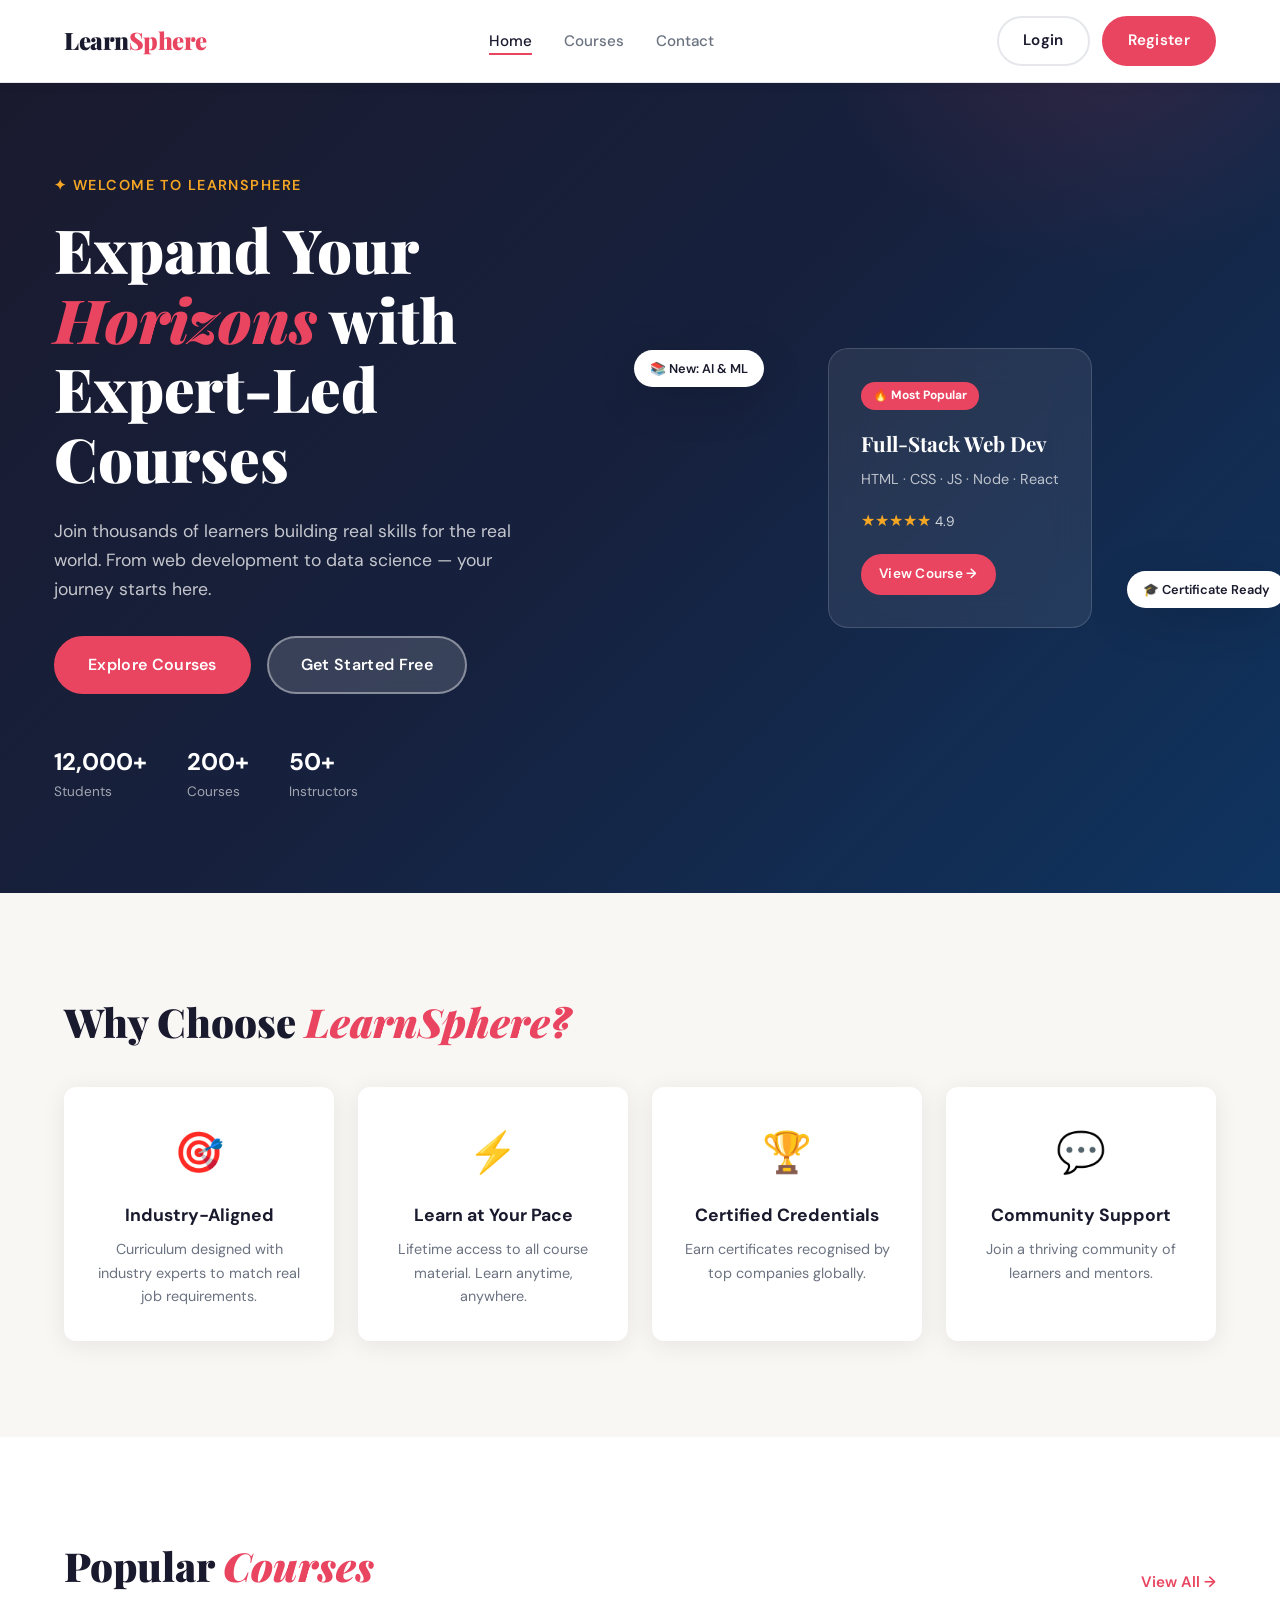
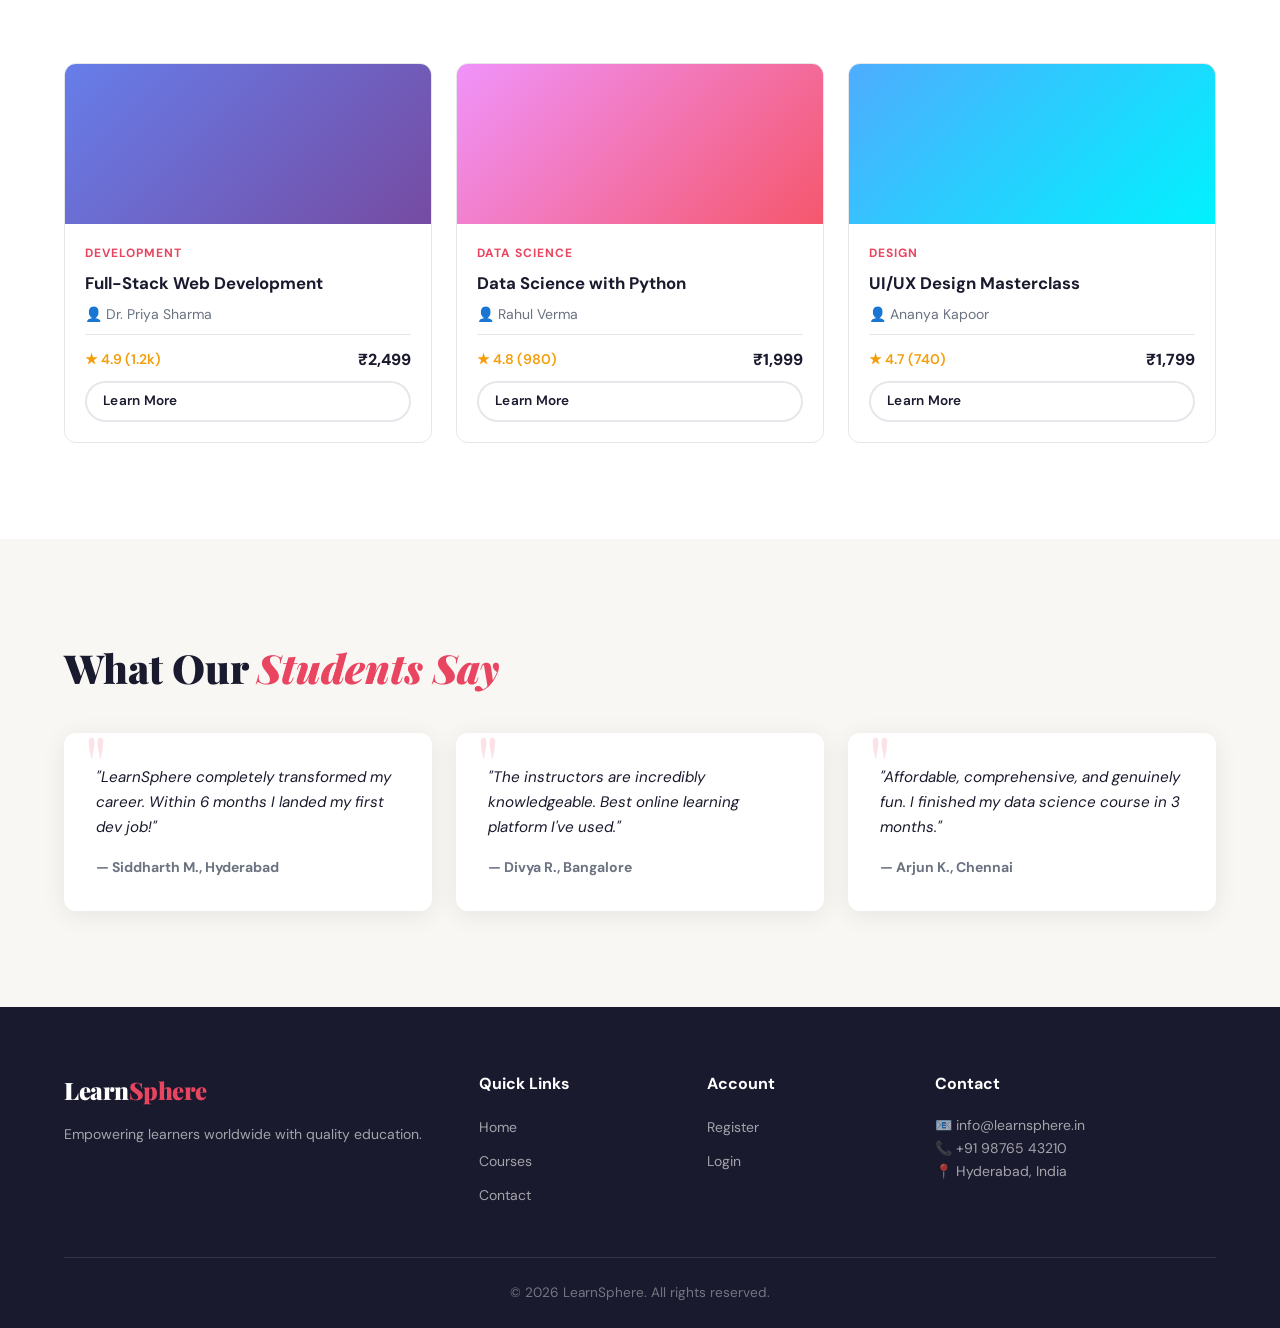
<file: index.html>
<!DOCTYPE html>
<html lang="en">
<head>
  <meta charset="UTF-8" />
  <meta name="viewport" content="width=device-width, initial-scale=1.0" />
  <title>LearnSphere – Expand Your Horizons</title>
  <link rel="stylesheet" href="css/styles.css" />
  <link href="https://fonts.googleapis.com/css2?family=Playfair+Display:wght@700;900&family=DM+Sans:wght@300;400;500;600&display=swap" rel="stylesheet" />
</head>
<body>

  <!-- NAVIGATION -->
  <nav class="navbar">
    <div class="nav-container">
      <a href="index.html" class="logo">Learn<span>Sphere</span></a>
      <ul class="nav-links">
        <li><a href="index.html" class="active">Home</a></li>
        <li><a href="courses.html">Courses</a></li>
        <li><a href="contact.html">Contact</a></li>
      </ul>
      <div class="nav-actions">
        <a href="login.html" class="btn btn-outline">Login</a>
        <a href="register.html" class="btn btn-primary">Register</a>
      </div>
      <button class="hamburger" onclick="toggleMenu()">☰</button>
    </div>
  </nav>

  <!-- HERO / BANNER -->
  <header class="hero">
    <div class="hero-content">
      <p class="hero-tag">✦ Welcome to LearnSphere</p>
      <h1 class="hero-title">Expand Your<br /><em>Horizons</em> with<br />Expert-Led Courses</h1>
      <p class="hero-subtitle">Join thousands of learners building real skills for the real world. From web development to data science — your journey starts here.</p>
      <div class="hero-cta">
        <a href="courses.html" class="btn btn-primary btn-lg">Explore Courses</a>
        <a href="register.html" class="btn btn-ghost btn-lg">Get Started Free</a>
      </div>
      <div class="hero-stats">
        <div class="stat"><strong>12,000+</strong><span>Students</span></div>
        <div class="stat"><strong>200+</strong><span>Courses</span></div>
        <div class="stat"><strong>50+</strong><span>Instructors</span></div>
      </div>
    </div>
    <div class="hero-visual">
      <div class="hero-card">
        <div class="hc-badge">🔥 Most Popular</div>
        <h3>Full-Stack Web Dev</h3>
        <p>HTML · CSS · JS · Node · React</p>
        <div class="hc-stars">★★★★★ <span>4.9</span></div>
        <a href="course-details.html" class="btn btn-primary btn-sm">View Course →</a>
      </div>
      <div class="floating-tag t1">📚 New: AI & ML</div>
      <div class="floating-tag t2">🎓 Certificate Ready</div>
    </div>
  </header>

  <!-- FEATURES -->
  <section class="features">
    <div class="container">
      <h2 class="section-title">Why Choose <em>LearnSphere?</em></h2>
      <div class="features-grid">
        <div class="feature-card">
          <div class="feature-icon">🎯</div>
          <h3>Industry-Aligned</h3>
          <p>Curriculum designed with industry experts to match real job requirements.</p>
        </div>
        <div class="feature-card">
          <div class="feature-icon">⚡</div>
          <h3>Learn at Your Pace</h3>
          <p>Lifetime access to all course material. Learn anytime, anywhere.</p>
        </div>
        <div class="feature-card">
          <div class="feature-icon">🏆</div>
          <h3>Certified Credentials</h3>
          <p>Earn certificates recognised by top companies globally.</p>
        </div>
        <div class="feature-card">
          <div class="feature-icon">💬</div>
          <h3>Community Support</h3>
          <p>Join a thriving community of learners and mentors.</p>
        </div>
      </div>
    </div>
  </section>

  <!-- POPULAR COURSES PREVIEW -->
  <section class="popular-courses">
    <div class="container">
      <div class="section-header">
        <h2 class="section-title">Popular <em>Courses</em></h2>
        <a href="courses.html" class="link-arrow">View All →</a>
      </div>
      <div class="courses-grid">
        <div class="course-card">
          <div class="course-thumb web"></div>
          <div class="course-body">
            <span class="course-category">Development</span>
            <h3>Full-Stack Web Development</h3>
            <p class="instructor">👤 Dr. Priya Sharma</p>
            <div class="course-meta">
              <span class="rating">★ 4.9 (1.2k)</span>
              <span class="price">₹2,499</span>
            </div>
            <a href="course-details.html" class="btn btn-outline btn-sm">Learn More</a>
          </div>
        </div>
        <div class="course-card">
          <div class="course-thumb data"></div>
          <div class="course-body">
            <span class="course-category">Data Science</span>
            <h3>Data Science with Python</h3>
            <p class="instructor">👤 Rahul Verma</p>
            <div class="course-meta">
              <span class="rating">★ 4.8 (980)</span>
              <span class="price">₹1,999</span>
            </div>
            <a href="course-details.html" class="btn btn-outline btn-sm">Learn More</a>
          </div>
        </div>
        <div class="course-card">
          <div class="course-thumb ui"></div>
          <div class="course-body">
            <span class="course-category">Design</span>
            <h3>UI/UX Design Masterclass</h3>
            <p class="instructor">👤 Ananya Kapoor</p>
            <div class="course-meta">
              <span class="rating">★ 4.7 (740)</span>
              <span class="price">₹1,799</span>
            </div>
            <a href="course-details.html" class="btn btn-outline btn-sm">Learn More</a>
          </div>
        </div>
      </div>
    </div>
  </section>

  <!-- TESTIMONIAL -->
  <section class="testimonial-section">
    <div class="container">
      <h2 class="section-title">What Our <em>Students Say</em></h2>
      <div class="testimonials">
        <div class="testimonial-card">
          <p>"LearnSphere completely transformed my career. Within 6 months I landed my first dev job!"</p>
          <div class="t-author">— Siddharth M., Hyderabad</div>
        </div>
        <div class="testimonial-card">
          <p>"The instructors are incredibly knowledgeable. Best online learning platform I've used."</p>
          <div class="t-author">— Divya R., Bangalore</div>
        </div>
        <div class="testimonial-card">
          <p>"Affordable, comprehensive, and genuinely fun. I finished my data science course in 3 months."</p>
          <div class="t-author">— Arjun K., Chennai</div>
        </div>
      </div>
    </div>
  </section>

  <!-- FOOTER -->
  <footer class="footer">
    <div class="container">
      <div class="footer-grid">
        <div>
          <div class="logo">Learn<span>Sphere</span></div>
          <p>Empowering learners worldwide with quality education.</p>
        </div>
        <div>
          <h4>Quick Links</h4>
          <ul>
            <li><a href="index.html">Home</a></li>
            <li><a href="courses.html">Courses</a></li>
            <li><a href="contact.html">Contact</a></li>
          </ul>
        </div>
        <div>
          <h4>Account</h4>
          <ul>
            <li><a href="register.html">Register</a></li>
            <li><a href="login.html">Login</a></li>
          </ul>
        </div>
        <div>
          <h4>Contact</h4>
          <p>📧 info@learnsphere.in</p>
          <p>📞 +91 98765 43210</p>
          <p>📍 Hyderabad, India</p>
        </div>
      </div>
      <div class="footer-bottom">
        <p>© 2026 LearnSphere. All rights reserved.</p>
      </div>
    </div>
  </footer>

  <script>
    function toggleMenu() {
      document.querySelector('.nav-links').classList.toggle('open');
      document.querySelector('.nav-actions').classList.toggle('open');
    }
  </script>
</body>
</html>
</file>
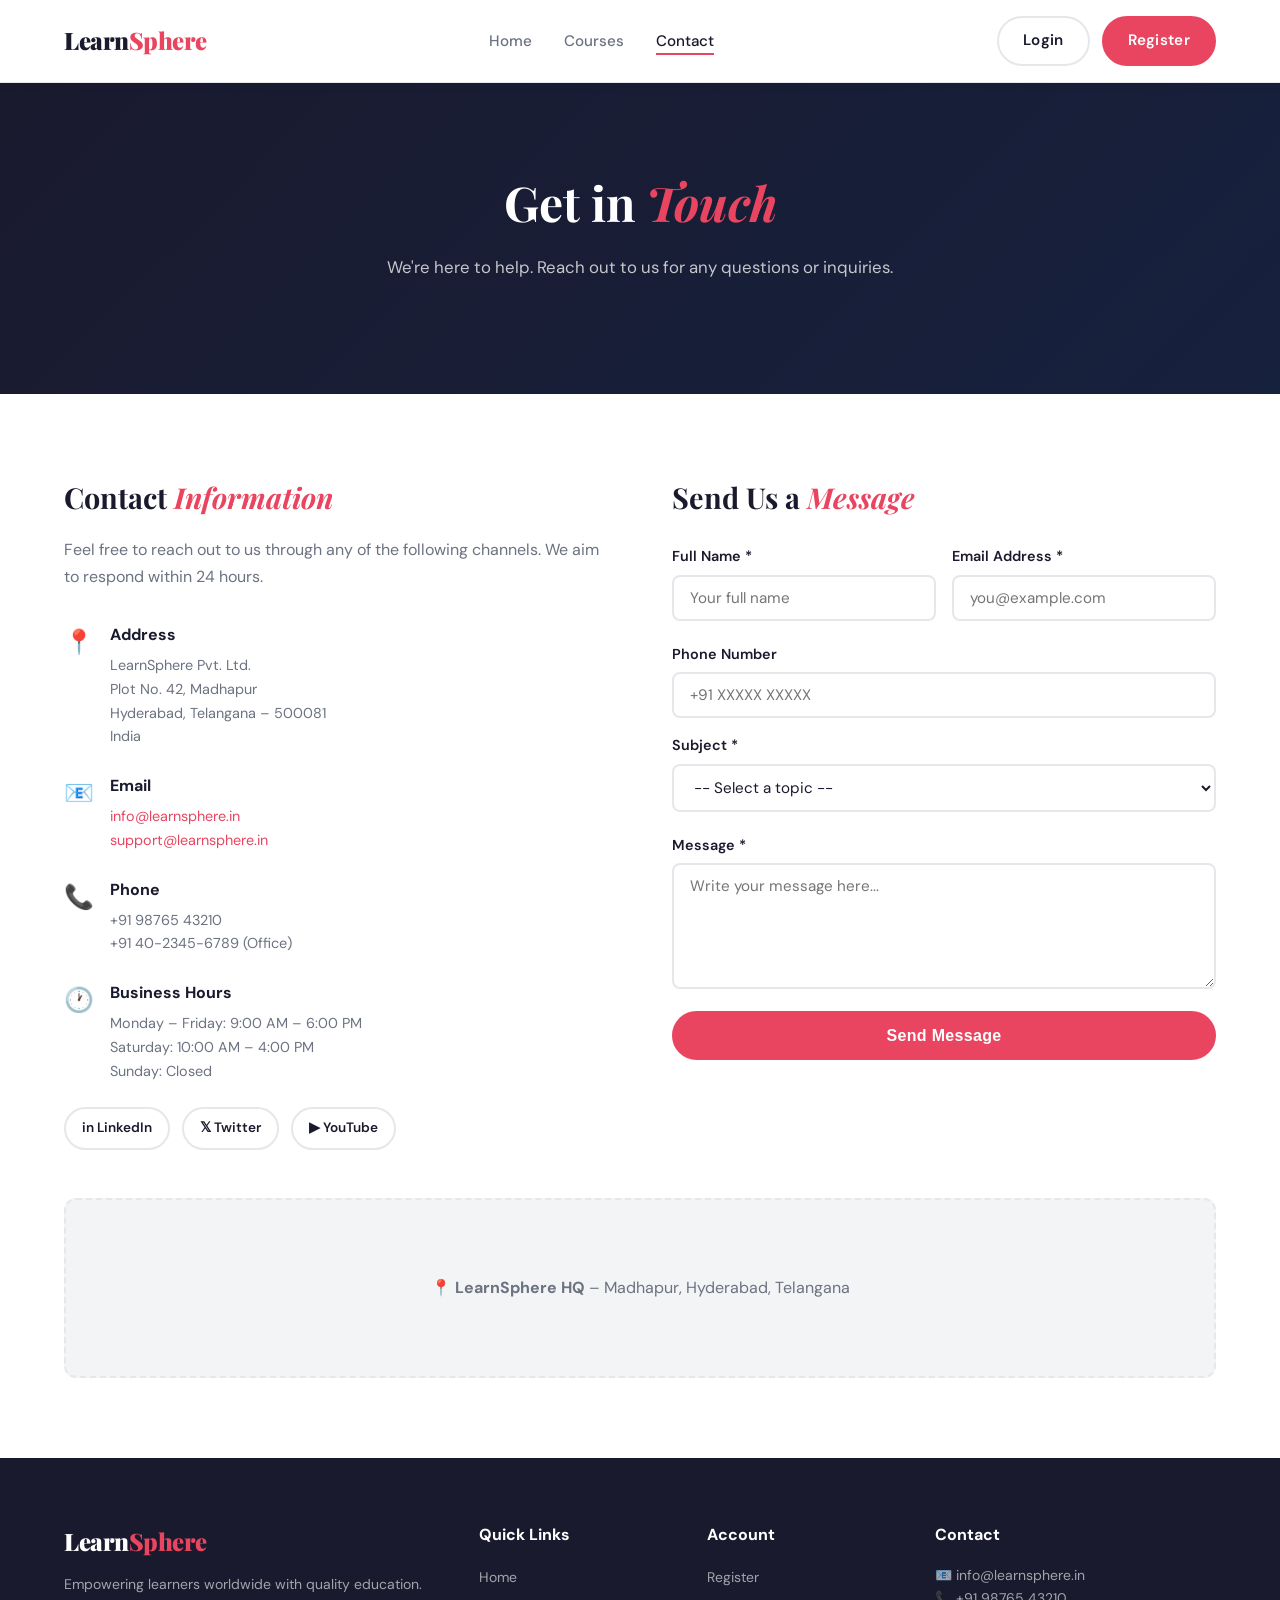
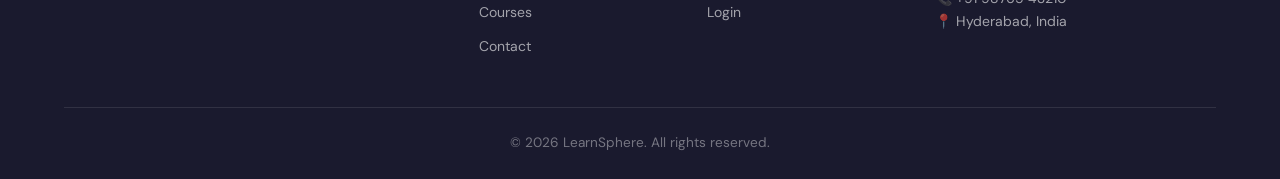
<file: contact.html>
<!DOCTYPE html>
<html lang="en">
<head>
  <meta charset="UTF-8" />
  <meta name="viewport" content="width=device-width, initial-scale=1.0" />
  <title>Contact Us – LearnSphere</title>
  <link rel="stylesheet" href="css/styles.css" />
  <link href="https://fonts.googleapis.com/css2?family=Playfair+Display:wght@700;900&family=DM+Sans:wght@300;400;500;600&display=swap" rel="stylesheet" />
</head>
<body>

  <nav class="navbar">
    <div class="nav-container">
      <a href="index.html" class="logo">Learn<span>Sphere</span></a>
      <ul class="nav-links">
        <li><a href="index.html">Home</a></li>
        <li><a href="courses.html">Courses</a></li>
        <li><a href="contact.html" class="active">Contact</a></li>
      </ul>
      <div class="nav-actions">
        <a href="login.html" class="btn btn-outline">Login</a>
        <a href="register.html" class="btn btn-primary">Register</a>
      </div>
      <button class="hamburger" onclick="toggleMenu()">☰</button>
    </div>
  </nav>

  <section class="page-hero">
    <div class="container">
      <h1>Get in <em>Touch</em></h1>
      <p>We're here to help. Reach out to us for any questions or inquiries.</p>
    </div>
  </section>

  <section class="contact-section">
    <div class="container">
      <div class="contact-layout">

        <!-- Contact Info -->
        <div class="contact-info">
          <h2>Contact <em>Information</em></h2>
          <p>Feel free to reach out to us through any of the following channels. We aim to respond within 24 hours.</p>

          <div class="contact-item">
            <div class="contact-icon">📍</div>
            <div>
              <h4>Address</h4>
              <p>LearnSphere Pvt. Ltd.<br />Plot No. 42, Madhapur<br />Hyderabad, Telangana – 500081<br />India</p>
            </div>
          </div>

          <div class="contact-item">
            <div class="contact-icon">📧</div>
            <div>
              <h4>Email</h4>
              <p><a href="mailto:info@learnsphere.in">info@learnsphere.in</a></p>
              <p><a href="mailto:support@learnsphere.in">support@learnsphere.in</a></p>
            </div>
          </div>

          <div class="contact-item">
            <div class="contact-icon">📞</div>
            <div>
              <h4>Phone</h4>
              <p>+91 98765 43210</p>
              <p>+91 40-2345-6789 (Office)</p>
            </div>
          </div>

          <div class="contact-item">
            <div class="contact-icon">🕐</div>
            <div>
              <h4>Business Hours</h4>
              <p>Monday – Friday: 9:00 AM – 6:00 PM<br />Saturday: 10:00 AM – 4:00 PM<br />Sunday: Closed</p>
            </div>
          </div>

          <div class="social-links">
            <a href="#" class="social-btn">in LinkedIn</a>
            <a href="#" class="social-btn">𝕏 Twitter</a>
            <a href="#" class="social-btn">▶ YouTube</a>
          </div>
        </div>

        <!-- Contact Form -->
        <div class="contact-form-wrap">
          <h2>Send Us a <em>Message</em></h2>

          <div id="contact-success" class="alert alert-success" style="display:none;">
            ✅ Your message has been sent! We'll get back to you within 24 hours.
          </div>

          <div class="auth-form">
            <div class="form-row">
              <div class="form-group">
                <label for="c-name">Full Name *</label>
                <input type="text" id="c-name" placeholder="Your full name" />
                <span class="field-error" id="err-c-name"></span>
              </div>
              <div class="form-group">
                <label for="c-email">Email Address *</label>
                <input type="email" id="c-email" placeholder="you@example.com" />
                <span class="field-error" id="err-c-email"></span>
              </div>
            </div>

            <div class="form-group">
              <label for="c-phone">Phone Number</label>
              <input type="tel" id="c-phone" placeholder="+91 XXXXX XXXXX" />
            </div>

            <div class="form-group">
              <label for="c-subject">Subject *</label>
              <select id="c-subject">
                <option value="">-- Select a topic --</option>
                <option value="course">Course Inquiry</option>
                <option value="payment">Payment Issue</option>
                <option value="technical">Technical Support</option>
                <option value="partnership">Partnership</option>
                <option value="other">Other</option>
              </select>
              <span class="field-error" id="err-c-subject"></span>
            </div>

            <div class="form-group">
              <label for="c-message">Message *</label>
              <textarea id="c-message" rows="5" placeholder="Write your message here..."></textarea>
              <span class="field-error" id="err-c-message"></span>
            </div>

            <button type="button" class="btn btn-primary btn-lg" onclick="validateContact()">
              Send Message
            </button>
          </div>
        </div>
      </div>

      <!-- Map placeholder -->
      <div class="map-placeholder">
        <div class="map-inner">
          📍 <strong>LearnSphere HQ</strong> – Madhapur, Hyderabad, Telangana
        </div>
      </div>
    </div>
  </section>

  <footer class="footer">
    <div class="container">
      <div class="footer-grid">
        <div><div class="logo">Learn<span>Sphere</span></div><p>Empowering learners worldwide with quality education.</p></div>
        <div><h4>Quick Links</h4><ul><li><a href="index.html">Home</a></li><li><a href="courses.html">Courses</a></li><li><a href="contact.html">Contact</a></li></ul></div>
        <div><h4>Account</h4><ul><li><a href="register.html">Register</a></li><li><a href="login.html">Login</a></li></ul></div>
        <div><h4>Contact</h4><p>📧 info@learnsphere.in</p><p>📞 +91 98765 43210</p><p>📍 Hyderabad, India</p></div>
      </div>
      <div class="footer-bottom"><p>© 2026 LearnSphere. All rights reserved.</p></div>
    </div>
  </footer>

  <script>
    function toggleMenu() {
      document.querySelector('.nav-links').classList.toggle('open');
      document.querySelector('.nav-actions').classList.toggle('open');
    }

    function validateContact() {
      document.querySelectorAll('.field-error').forEach(e => e.textContent = '');
      document.querySelectorAll('input, textarea, select').forEach(i => i.classList.remove('input-error'));
      document.getElementById('contact-success').style.display = 'none';

      const name = document.getElementById('c-name').value.trim();
      const email = document.getElementById('c-email').value.trim();
      const subject = document.getElementById('c-subject').value;
      const message = document.getElementById('c-message').value.trim();
      let valid = true;

      if (!name || name.length < 2) {
        document.getElementById('err-c-name').textContent = 'Please enter your full name.';
        document.getElementById('c-name').classList.add('input-error');
        valid = false;
      }

      const emailRegex = /^[^\s@]+@[^\s@]+\.[^\s@]+$/;
      if (!email || !emailRegex.test(email)) {
        document.getElementById('err-c-email').textContent = 'Please enter a valid email address.';
        document.getElementById('c-email').classList.add('input-error');
        valid = false;
      }

      if (!subject) {
        document.getElementById('err-c-subject').textContent = 'Please select a subject.';
        document.getElementById('c-subject').classList.add('input-error');
        valid = false;
      }

      if (!message || message.length < 20) {
        document.getElementById('err-c-message').textContent = 'Please write a message (at least 20 characters).';
        document.getElementById('c-message').classList.add('input-error');
        valid = false;
      }

      if (valid) {
        document.getElementById('contact-success').style.display = 'block';
        document.getElementById('c-name').value = '';
        document.getElementById('c-email').value = '';
        document.getElementById('c-phone').value = '';
        document.getElementById('c-subject').value = '';
        document.getElementById('c-message').value = '';
      }
    }
  </script>
</body>
</html>
</file>
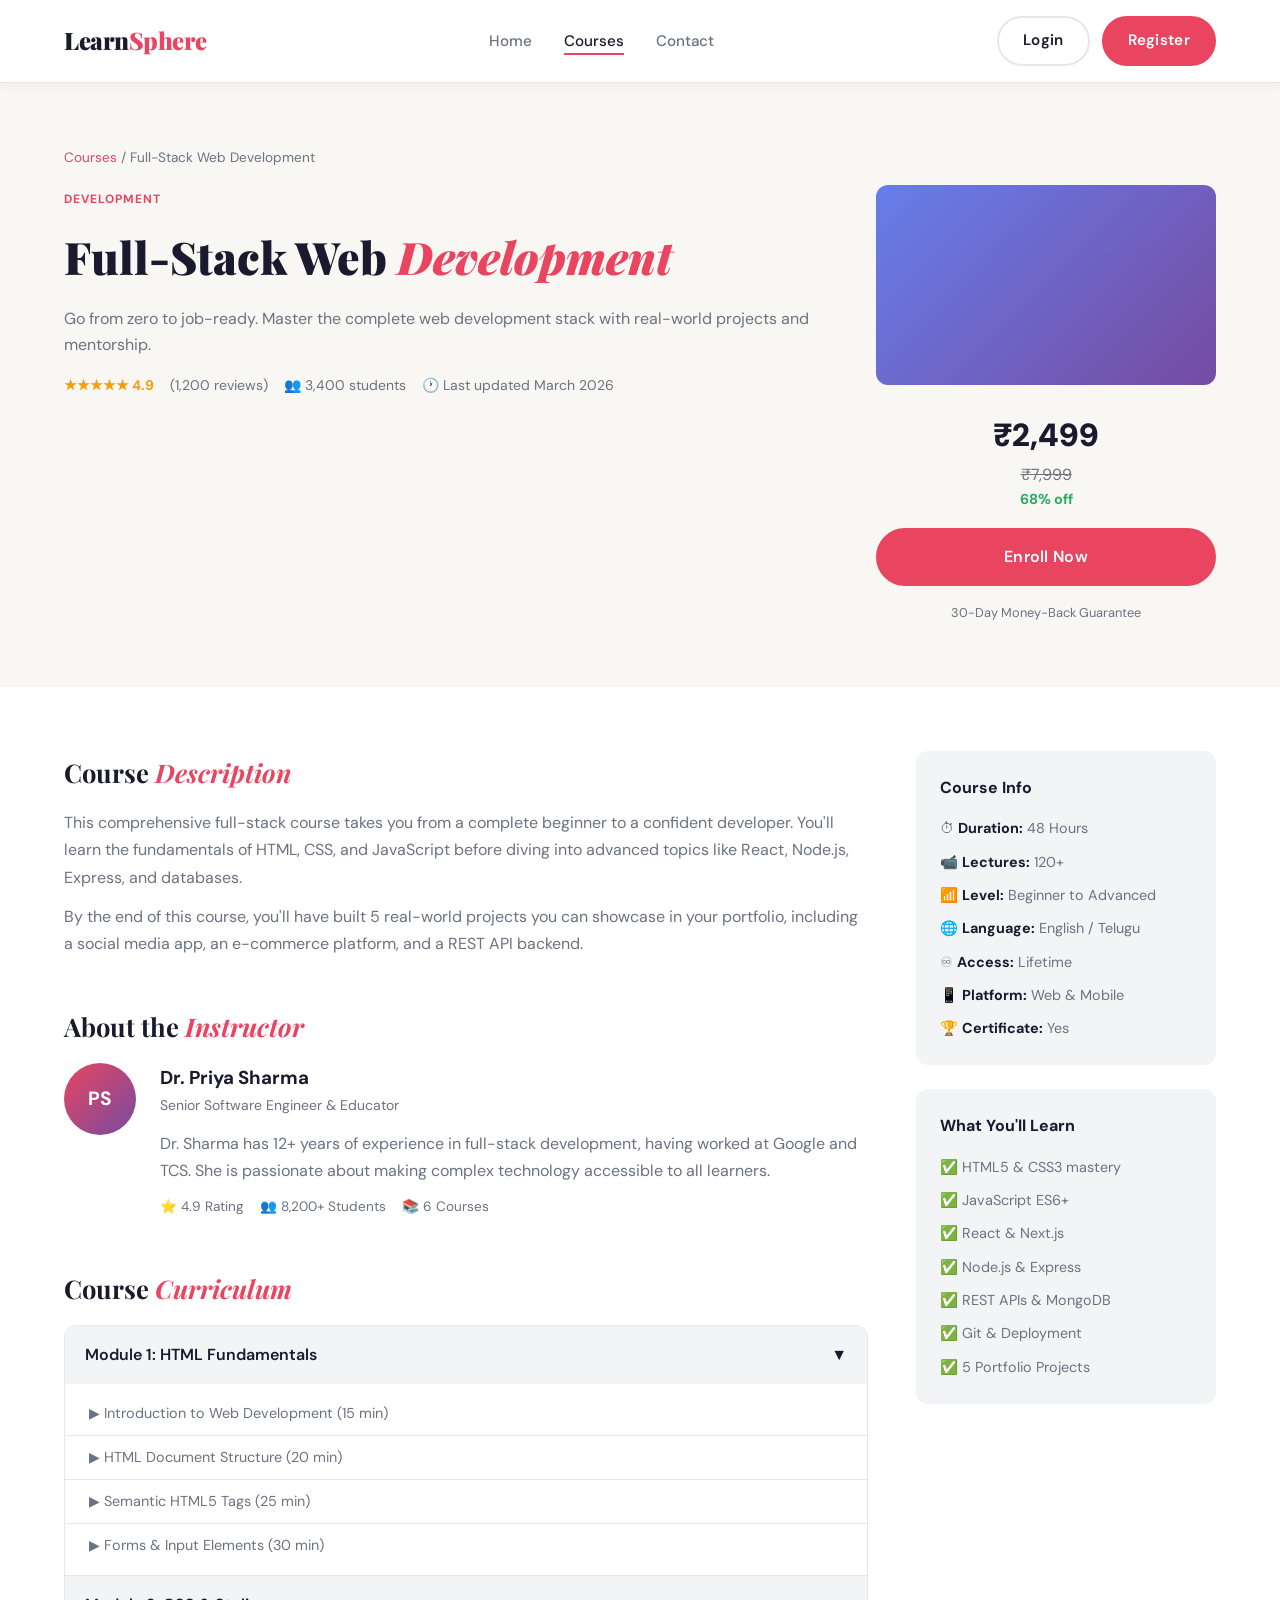
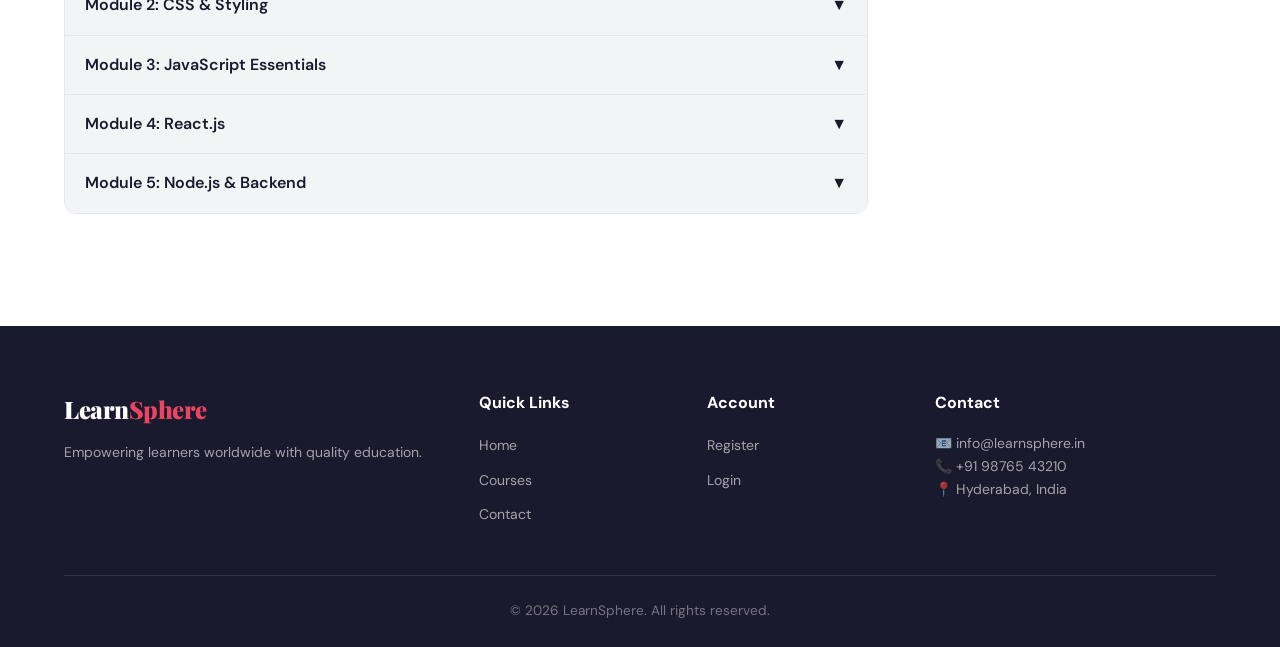
<file: course-details.html>
<!DOCTYPE html>
<html lang="en">
<head>
  <meta charset="UTF-8" />
  <meta name="viewport" content="width=device-width, initial-scale=1.0" />
  <title>Course Details – LearnSphere</title>
  <link rel="stylesheet" href="css/styles.css" />
  <link href="https://fonts.googleapis.com/css2?family=Playfair+Display:wght@700;900&family=DM+Sans:wght@300;400;500;600&display=swap" rel="stylesheet" />
</head>
<body>

  <nav class="navbar">
    <div class="nav-container">
      <a href="index.html" class="logo">Learn<span>Sphere</span></a>
      <ul class="nav-links">
        <li><a href="index.html">Home</a></li>
        <li><a href="courses.html" class="active">Courses</a></li>
        <li><a href="contact.html">Contact</a></li>
      </ul>
      <div class="nav-actions">
        <a href="login.html" class="btn btn-outline">Login</a>
        <a href="register.html" class="btn btn-primary">Register</a>
      </div>
      <button class="hamburger" onclick="toggleMenu()">☰</button>
    </div>
  </nav>

  <section class="course-detail-hero">
    <div class="container">
      <div class="breadcrumb"><a href="courses.html">Courses</a> / Full-Stack Web Development</div>
      <div class="cd-layout">
        <div class="cd-main">
          <span class="course-category">Development</span>
          <h1>Full-Stack Web <em>Development</em></h1>
          <p class="cd-tagline">Go from zero to job-ready. Master the complete web development stack with real-world projects and mentorship.</p>
          <div class="cd-meta-row">
            <span class="rating">★★★★★ 4.9</span>
            <span>(1,200 reviews)</span>
            <span>👥 3,400 students</span>
            <span>🕐 Last updated March 2026</span>
          </div>
        </div>
        <div class="cd-sidebar">
          <div class="course-thumb web" style="height:200px;border-radius:12px;margin-bottom:1.5rem;"></div>
          <div class="price-box">
            <div class="cd-price">₹2,499</div>
            <div class="cd-original">₹7,999</div>
            <div class="cd-discount">68% off</div>
            <a href="register.html" class="btn btn-primary btn-lg" style="width:100%;text-align:center;margin:1rem 0;">Enroll Now</a>
            <p class="cd-guarantee">30-Day Money-Back Guarantee</p>
          </div>
        </div>
      </div>
    </div>
  </section>

  <section class="course-detail-body">
    <div class="container">
      <div class="cd-content-layout">
        <div class="cd-content">

          <!-- Description -->
          <div class="cd-section">
            <h2>Course <em>Description</em></h2>
            <p>This comprehensive full-stack course takes you from a complete beginner to a confident developer. You'll learn the fundamentals of HTML, CSS, and JavaScript before diving into advanced topics like React, Node.js, Express, and databases.</p>
            <p>By the end of this course, you'll have built 5 real-world projects you can showcase in your portfolio, including a social media app, an e-commerce platform, and a REST API backend.</p>
          </div>

          <!-- Instructor -->
          <div class="cd-section">
            <h2>About the <em>Instructor</em></h2>
            <div class="instructor-card">
              <div class="instructor-avatar">PS</div>
              <div class="instructor-info">
                <h3>Dr. Priya Sharma</h3>
                <p class="instructor-title">Senior Software Engineer & Educator</p>
                <p>Dr. Sharma has 12+ years of experience in full-stack development, having worked at Google and TCS. She is passionate about making complex technology accessible to all learners.</p>
                <div class="instructor-stats">
                  <span>⭐ 4.9 Rating</span>
                  <span>👥 8,200+ Students</span>
                  <span>📚 6 Courses</span>
                </div>
              </div>
            </div>
          </div>

          <!-- Curriculum -->
          <div class="cd-section">
            <h2>Course <em>Curriculum</em></h2>
            <div class="curriculum">
              <div class="curr-module">
                <div class="curr-header" onclick="toggleModule(this)">
                  <span>Module 1: HTML Fundamentals</span>
                  <span>▼</span>
                </div>
                <ul class="curr-lessons open">
                  <li>▶ Introduction to Web Development (15 min)</li>
                  <li>▶ HTML Document Structure (20 min)</li>
                  <li>▶ Semantic HTML5 Tags (25 min)</li>
                  <li>▶ Forms & Input Elements (30 min)</li>
                </ul>
              </div>
              <div class="curr-module">
                <div class="curr-header" onclick="toggleModule(this)">
                  <span>Module 2: CSS & Styling</span>
                  <span>▼</span>
                </div>
                <ul class="curr-lessons">
                  <li>▶ CSS Selectors & Box Model (20 min)</li>
                  <li>▶ Flexbox & Grid Layout (35 min)</li>
                  <li>▶ Responsive Design (40 min)</li>
                  <li>▶ Animations & Transitions (30 min)</li>
                </ul>
              </div>
              <div class="curr-module">
                <div class="curr-header" onclick="toggleModule(this)">
                  <span>Module 3: JavaScript Essentials</span>
                  <span>▼</span>
                </div>
                <ul class="curr-lessons">
                  <li>▶ Variables, Functions & Scope (30 min)</li>
                  <li>▶ DOM Manipulation (40 min)</li>
                  <li>▶ Async JS: Promises & Fetch (45 min)</li>
                  <li>▶ ES6+ Features (35 min)</li>
                </ul>
              </div>
              <div class="curr-module">
                <div class="curr-header" onclick="toggleModule(this)">
                  <span>Module 4: React.js</span>
                  <span>▼</span>
                </div>
                <ul class="curr-lessons">
                  <li>▶ Components & Props (30 min)</li>
                  <li>▶ State & Hooks (45 min)</li>
                  <li>▶ React Router (30 min)</li>
                  <li>▶ Context API & Redux (50 min)</li>
                </ul>
              </div>
              <div class="curr-module">
                <div class="curr-header" onclick="toggleModule(this)">
                  <span>Module 5: Node.js & Backend</span>
                  <span>▼</span>
                </div>
                <ul class="curr-lessons">
                  <li>▶ Node.js Basics & npm (25 min)</li>
                  <li>▶ Express REST APIs (40 min)</li>
                  <li>▶ MongoDB & Mongoose (50 min)</li>
                  <li>▶ Authentication with JWT (45 min)</li>
                </ul>
              </div>
            </div>
          </div>

        </div>

        <!-- Info sidebar -->
        <div class="cd-info-sidebar">
          <div class="info-box">
            <h3>Course Info</h3>
            <ul>
              <li>⏱ <strong>Duration:</strong> 48 Hours</li>
              <li>📹 <strong>Lectures:</strong> 120+</li>
              <li>📶 <strong>Level:</strong> Beginner to Advanced</li>
              <li>🌐 <strong>Language:</strong> English / Telugu</li>
              <li>♾ <strong>Access:</strong> Lifetime</li>
              <li>📱 <strong>Platform:</strong> Web & Mobile</li>
              <li>🏆 <strong>Certificate:</strong> Yes</li>
            </ul>
          </div>
          <div class="info-box">
            <h3>What You'll Learn</h3>
            <ul>
              <li>✅ HTML5 & CSS3 mastery</li>
              <li>✅ JavaScript ES6+</li>
              <li>✅ React & Next.js</li>
              <li>✅ Node.js & Express</li>
              <li>✅ REST APIs & MongoDB</li>
              <li>✅ Git & Deployment</li>
              <li>✅ 5 Portfolio Projects</li>
            </ul>
          </div>
        </div>
      </div>
    </div>
  </section>

  <footer class="footer">
    <div class="container">
      <div class="footer-grid">
        <div>
          <div class="logo">Learn<span>Sphere</span></div>
          <p>Empowering learners worldwide with quality education.</p>
        </div>
        <div>
          <h4>Quick Links</h4>
          <ul>
            <li><a href="index.html">Home</a></li>
            <li><a href="courses.html">Courses</a></li>
            <li><a href="contact.html">Contact</a></li>
          </ul>
        </div>
        <div><h4>Account</h4><ul><li><a href="register.html">Register</a></li><li><a href="login.html">Login</a></li></ul></div>
        <div><h4>Contact</h4><p>📧 info@learnsphere.in</p><p>📞 +91 98765 43210</p><p>📍 Hyderabad, India</p></div>
      </div>
      <div class="footer-bottom"><p>© 2026 LearnSphere. All rights reserved.</p></div>
    </div>
  </footer>

  <script>
    function toggleMenu() {
      document.querySelector('.nav-links').classList.toggle('open');
      document.querySelector('.nav-actions').classList.toggle('open');
    }
    function toggleModule(header) {
      const lessons = header.nextElementSibling;
      lessons.classList.toggle('open');
      header.querySelector('span:last-child').textContent = lessons.classList.contains('open') ? '▲' : '▼';
    }
  </script>
</body>
</html>
</file>
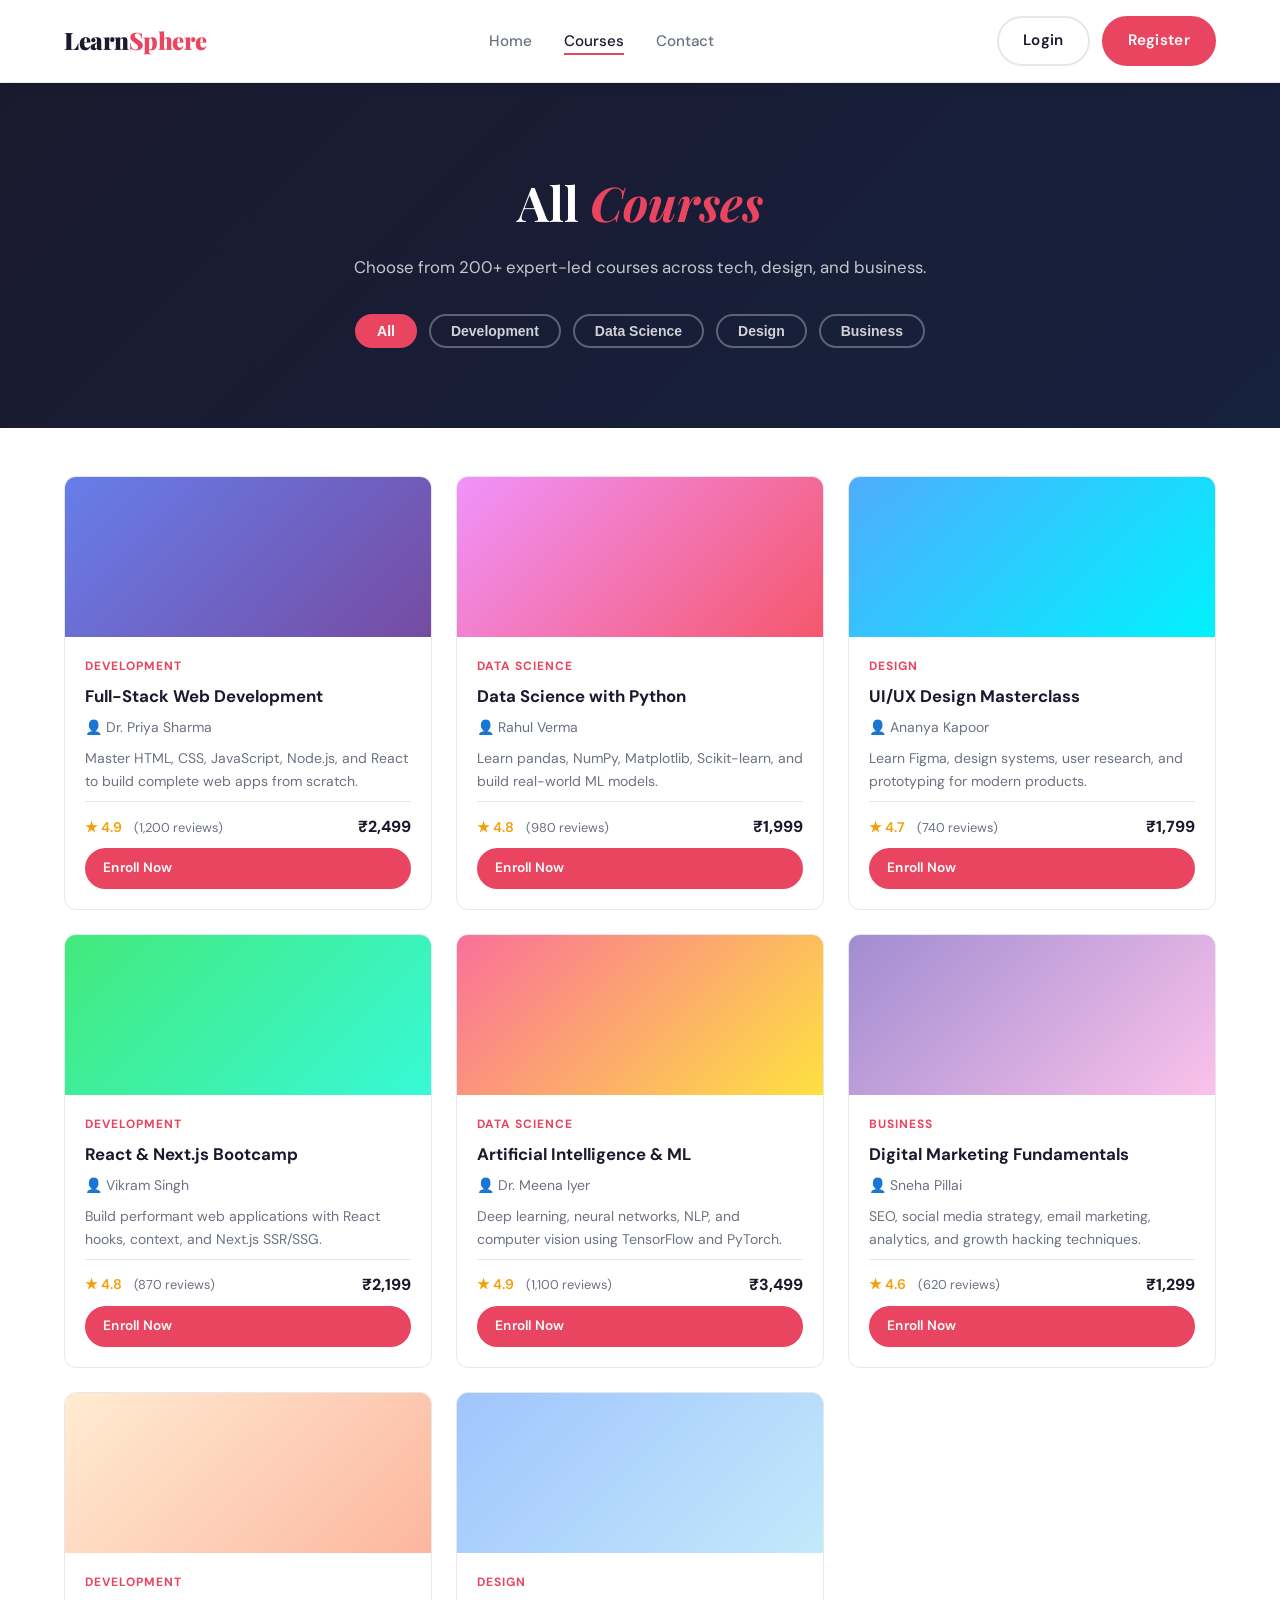
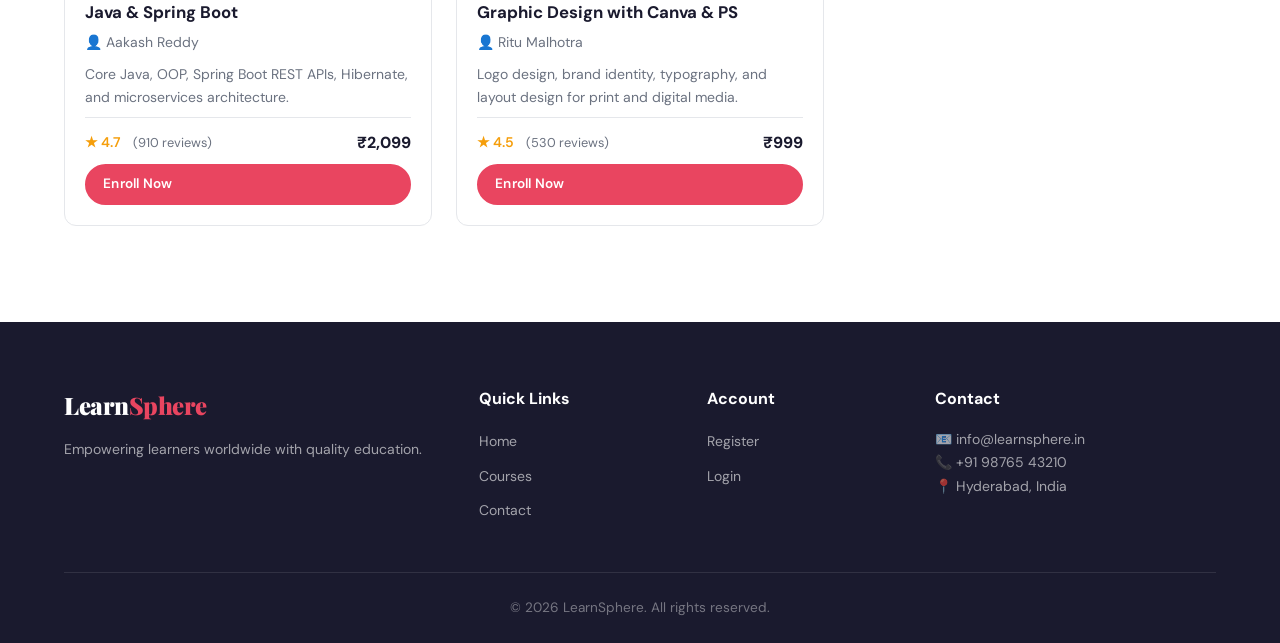
<file: courses.html>
<!DOCTYPE html>
<html lang="en">
<head>
  <meta charset="UTF-8" />
  <meta name="viewport" content="width=device-width, initial-scale=1.0" />
  <title>Courses – LearnSphere</title>
  <link rel="stylesheet" href="css/styles.css" />
  <link href="https://fonts.googleapis.com/css2?family=Playfair+Display:wght@700;900&family=DM+Sans:wght@300;400;500;600&display=swap" rel="stylesheet" />
</head>
<body>

  <nav class="navbar">
    <div class="nav-container">
      <a href="index.html" class="logo">Learn<span>Sphere</span></a>
      <ul class="nav-links">
        <li><a href="index.html">Home</a></li>
        <li><a href="courses.html" class="active">Courses</a></li>
        <li><a href="contact.html">Contact</a></li>
      </ul>
      <div class="nav-actions">
        <a href="login.html" class="btn btn-outline">Login</a>
        <a href="register.html" class="btn btn-primary">Register</a>
      </div>
      <button class="hamburger" onclick="toggleMenu()">☰</button>
    </div>
  </nav>

  <section class="page-hero">
    <div class="container">
      <h1>All <em>Courses</em></h1>
      <p>Choose from 200+ expert-led courses across tech, design, and business.</p>
      <div class="filter-bar">
        <button class="filter-btn active" onclick="filterCourses('all', this)">All</button>
        <button class="filter-btn" onclick="filterCourses('development', this)">Development</button>
        <button class="filter-btn" onclick="filterCourses('data', this)">Data Science</button>
        <button class="filter-btn" onclick="filterCourses('design', this)">Design</button>
        <button class="filter-btn" onclick="filterCourses('business', this)">Business</button>
      </div>
    </div>
  </section>

  <section class="courses-page">
    <div class="container">
      <div class="courses-grid" id="coursesGrid">

        <div class="course-card" data-cat="development">
          <div class="course-thumb web"></div>
          <div class="course-body">
            <span class="course-category">Development</span>
            <h3>Full-Stack Web Development</h3>
            <p class="instructor">👤 Dr. Priya Sharma</p>
            <p class="course-desc">Master HTML, CSS, JavaScript, Node.js, and React to build complete web apps from scratch.</p>
            <div class="course-meta">
              <span class="rating">★ 4.9</span>
              <span class="reviews">(1,200 reviews)</span>
              <span class="price">₹2,499</span>
            </div>
            <a href="course-details.html" class="btn btn-primary btn-sm">Enroll Now</a>
          </div>
        </div>

        <div class="course-card" data-cat="data">
          <div class="course-thumb data"></div>
          <div class="course-body">
            <span class="course-category">Data Science</span>
            <h3>Data Science with Python</h3>
            <p class="instructor">👤 Rahul Verma</p>
            <p class="course-desc">Learn pandas, NumPy, Matplotlib, Scikit-learn, and build real-world ML models.</p>
            <div class="course-meta">
              <span class="rating">★ 4.8</span>
              <span class="reviews">(980 reviews)</span>
              <span class="price">₹1,999</span>
            </div>
            <a href="course-details.html" class="btn btn-primary btn-sm">Enroll Now</a>
          </div>
        </div>

        <div class="course-card" data-cat="design">
          <div class="course-thumb ui"></div>
          <div class="course-body">
            <span class="course-category">Design</span>
            <h3>UI/UX Design Masterclass</h3>
            <p class="instructor">👤 Ananya Kapoor</p>
            <p class="course-desc">Learn Figma, design systems, user research, and prototyping for modern products.</p>
            <div class="course-meta">
              <span class="rating">★ 4.7</span>
              <span class="reviews">(740 reviews)</span>
              <span class="price">₹1,799</span>
            </div>
            <a href="course-details.html" class="btn btn-primary btn-sm">Enroll Now</a>
          </div>
        </div>

        <div class="course-card" data-cat="development">
          <div class="course-thumb react"></div>
          <div class="course-body">
            <span class="course-category">Development</span>
            <h3>React & Next.js Bootcamp</h3>
            <p class="instructor">👤 Vikram Singh</p>
            <p class="course-desc">Build performant web applications with React hooks, context, and Next.js SSR/SSG.</p>
            <div class="course-meta">
              <span class="rating">★ 4.8</span>
              <span class="reviews">(870 reviews)</span>
              <span class="price">₹2,199</span>
            </div>
            <a href="course-details.html" class="btn btn-primary btn-sm">Enroll Now</a>
          </div>
        </div>

        <div class="course-card" data-cat="data">
          <div class="course-thumb ai"></div>
          <div class="course-body">
            <span class="course-category">Data Science</span>
            <h3>Artificial Intelligence & ML</h3>
            <p class="instructor">👤 Dr. Meena Iyer</p>
            <p class="course-desc">Deep learning, neural networks, NLP, and computer vision using TensorFlow and PyTorch.</p>
            <div class="course-meta">
              <span class="rating">★ 4.9</span>
              <span class="reviews">(1,100 reviews)</span>
              <span class="price">₹3,499</span>
            </div>
            <a href="course-details.html" class="btn btn-primary btn-sm">Enroll Now</a>
          </div>
        </div>

        <div class="course-card" data-cat="business">
          <div class="course-thumb biz"></div>
          <div class="course-body">
            <span class="course-category">Business</span>
            <h3>Digital Marketing Fundamentals</h3>
            <p class="instructor">👤 Sneha Pillai</p>
            <p class="course-desc">SEO, social media strategy, email marketing, analytics, and growth hacking techniques.</p>
            <div class="course-meta">
              <span class="rating">★ 4.6</span>
              <span class="reviews">(620 reviews)</span>
              <span class="price">₹1,299</span>
            </div>
            <a href="course-details.html" class="btn btn-primary btn-sm">Enroll Now</a>
          </div>
        </div>

        <div class="course-card" data-cat="development">
          <div class="course-thumb java"></div>
          <div class="course-body">
            <span class="course-category">Development</span>
            <h3>Java & Spring Boot</h3>
            <p class="instructor">👤 Aakash Reddy</p>
            <p class="course-desc">Core Java, OOP, Spring Boot REST APIs, Hibernate, and microservices architecture.</p>
            <div class="course-meta">
              <span class="rating">★ 4.7</span>
              <span class="reviews">(910 reviews)</span>
              <span class="price">₹2,099</span>
            </div>
            <a href="course-details.html" class="btn btn-primary btn-sm">Enroll Now</a>
          </div>
        </div>

        <div class="course-card" data-cat="design">
          <div class="course-thumb gfx"></div>
          <div class="course-body">
            <span class="course-category">Design</span>
            <h3>Graphic Design with Canva & PS</h3>
            <p class="instructor">👤 Ritu Malhotra</p>
            <p class="course-desc">Logo design, brand identity, typography, and layout design for print and digital media.</p>
            <div class="course-meta">
              <span class="rating">★ 4.5</span>
              <span class="reviews">(530 reviews)</span>
              <span class="price">₹999</span>
            </div>
            <a href="course-details.html" class="btn btn-primary btn-sm">Enroll Now</a>
          </div>
        </div>

      </div>
    </div>
  </section>

  <footer class="footer">
    <div class="container">
      <div class="footer-grid">
        <div>
          <div class="logo">Learn<span>Sphere</span></div>
          <p>Empowering learners worldwide with quality education.</p>
        </div>
        <div>
          <h4>Quick Links</h4>
          <ul>
            <li><a href="index.html">Home</a></li>
            <li><a href="courses.html">Courses</a></li>
            <li><a href="contact.html">Contact</a></li>
          </ul>
        </div>
        <div>
          <h4>Account</h4>
          <ul>
            <li><a href="register.html">Register</a></li>
            <li><a href="login.html">Login</a></li>
          </ul>
        </div>
        <div>
          <h4>Contact</h4>
          <p>📧 info@learnsphere.in</p>
          <p>📞 +91 98765 43210</p>
          <p>📍 Hyderabad, India</p>
        </div>
      </div>
      <div class="footer-bottom"><p>© 2026 LearnSphere. All rights reserved.</p></div>
    </div>
  </footer>

  <script>
    function toggleMenu() {
      document.querySelector('.nav-links').classList.toggle('open');
      document.querySelector('.nav-actions').classList.toggle('open');
    }
    function filterCourses(cat, btn) {
      document.querySelectorAll('.filter-btn').forEach(b => b.classList.remove('active'));
      btn.classList.add('active');
      document.querySelectorAll('.course-card').forEach(card => {
        card.style.display = (cat === 'all' || card.dataset.cat === cat) ? 'flex' : 'none';
      });
    }
  </script>
</body>
</html>
</file>
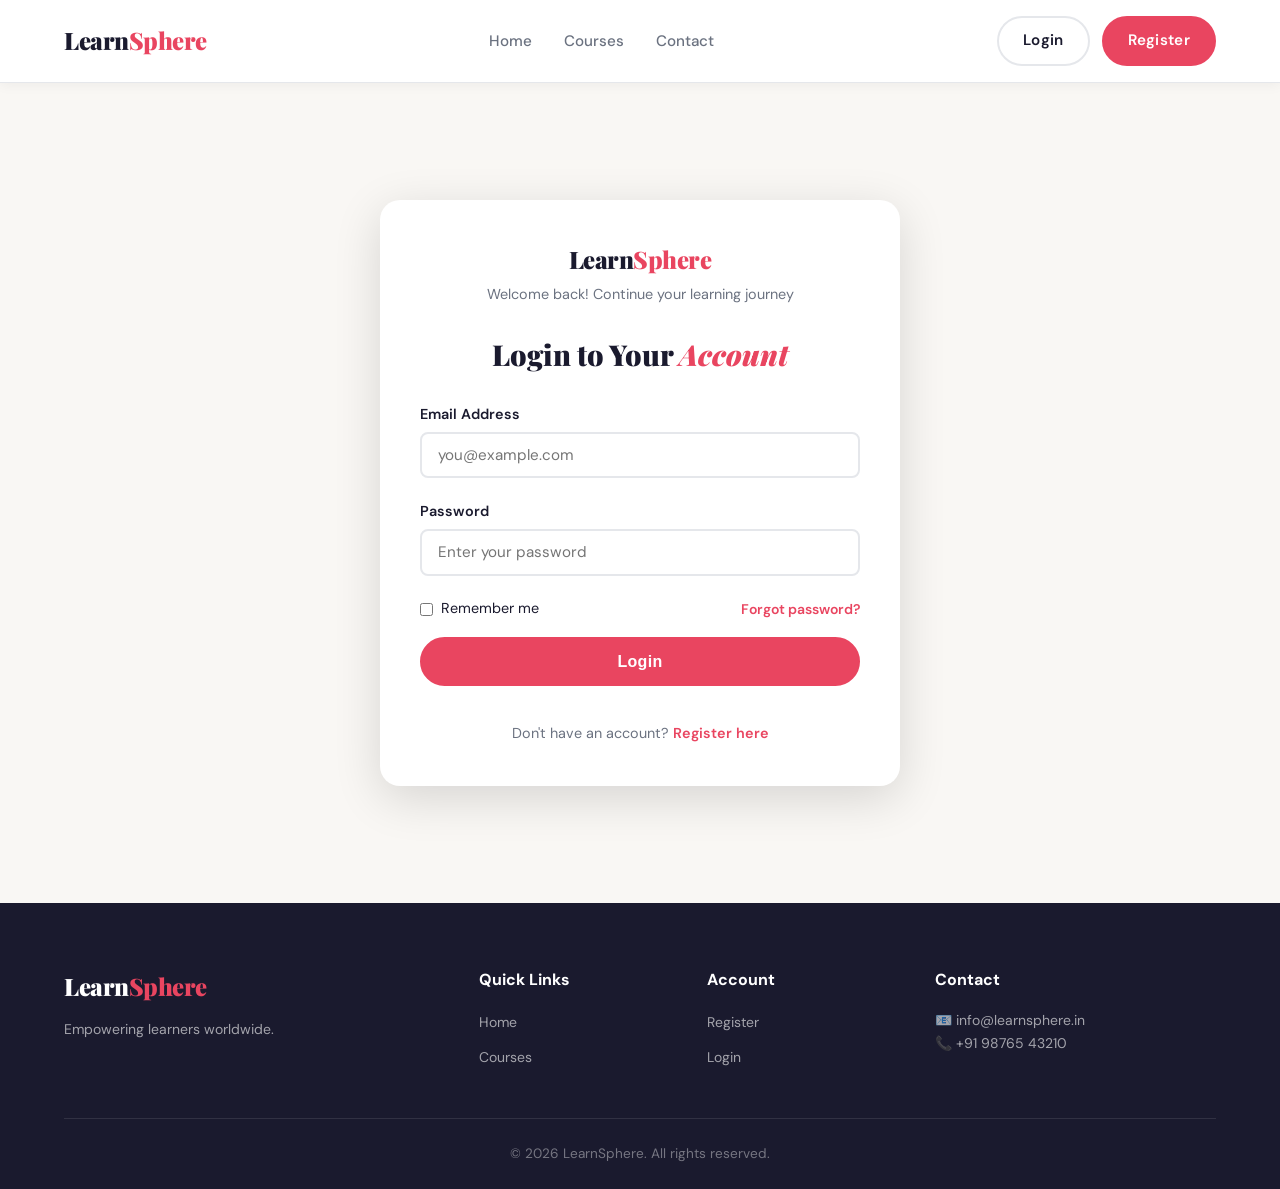
<file: login.html>
<!DOCTYPE html>
<html lang="en">
<head>
  <meta charset="UTF-8" />
  <meta name="viewport" content="width=device-width, initial-scale=1.0" />
  <title>Login – LearnSphere</title>
  <link rel="stylesheet" href="css/styles.css" />
  <link href="https://fonts.googleapis.com/css2?family=Playfair+Display:wght@700;900&family=DM+Sans:wght@300;400;500;600&display=swap" rel="stylesheet" />
</head>
<body>

  <nav class="navbar">
    <div class="nav-container">
      <a href="index.html" class="logo">Learn<span>Sphere</span></a>
      <ul class="nav-links">
        <li><a href="index.html">Home</a></li>
        <li><a href="courses.html">Courses</a></li>
        <li><a href="contact.html">Contact</a></li>
      </ul>
      <div class="nav-actions">
        <a href="login.html" class="btn btn-outline">Login</a>
        <a href="register.html" class="btn btn-primary">Register</a>
      </div>
      <button class="hamburger" onclick="toggleMenu()">☰</button>
    </div>
  </nav>

  <section class="auth-section">
    <div class="auth-card">
      <div class="auth-brand">
        <div class="logo">Learn<span>Sphere</span></div>
        <p>Welcome back! Continue your learning journey</p>
      </div>
      <h2>Login to Your <em>Account</em></h2>

      <div id="login-success" class="alert alert-success" style="display:none;">
        ✅ Login successful! Redirecting to dashboard...
      </div>
      <div id="login-error" class="alert alert-error" style="display:none;"></div>

      <div class="auth-form" id="loginForm">
        <div class="form-group">
          <label for="login-email">Email Address</label>
          <input type="email" id="login-email" placeholder="you@example.com" />
          <span class="field-error" id="err-login-email"></span>
        </div>

        <div class="form-group">
          <label for="login-password">Password</label>
          <input type="password" id="login-password" placeholder="Enter your password" />
          <span class="field-error" id="err-login-password"></span>
        </div>

        <div class="form-group checkbox-group" style="display:flex;justify-content:space-between;align-items:center;">
          <label>
            <input type="checkbox" id="remember-me" /> Remember me
          </label>
          <a href="#" class="forgot-link">Forgot password?</a>
        </div>

        <button type="button" class="btn btn-primary btn-lg" style="width:100%;" onclick="validateLogin()">
          Login
        </button>

        <p class="auth-switch">Don't have an account? <a href="register.html">Register here</a></p>
      </div>
    </div>
  </section>

  <footer class="footer">
    <div class="container">
      <div class="footer-grid">
        <div><div class="logo">Learn<span>Sphere</span></div><p>Empowering learners worldwide.</p></div>
        <div><h4>Quick Links</h4><ul><li><a href="index.html">Home</a></li><li><a href="courses.html">Courses</a></li></ul></div>
        <div><h4>Account</h4><ul><li><a href="register.html">Register</a></li><li><a href="login.html">Login</a></li></ul></div>
        <div><h4>Contact</h4><p>📧 info@learnsphere.in</p><p>📞 +91 98765 43210</p></div>
      </div>
      <div class="footer-bottom"><p>© 2026 LearnSphere. All rights reserved.</p></div>
    </div>
  </footer>

  <script>
    function toggleMenu() {
      document.querySelector('.nav-links').classList.toggle('open');
      document.querySelector('.nav-actions').classList.toggle('open');
    }

    function clearErrors() {
      document.querySelectorAll('.field-error').forEach(e => e.textContent = '');
      document.querySelectorAll('input').forEach(i => i.classList.remove('input-error'));
    }

    function validateLogin() {
      clearErrors();
      document.getElementById('login-success').style.display = 'none';
      document.getElementById('login-error').style.display = 'none';

      const email = document.getElementById('login-email').value.trim();
      const password = document.getElementById('login-password').value;
      let valid = true;

      const emailRegex = /^[^\s@]+@[^\s@]+\.[^\s@]+$/;
      if (!email || !emailRegex.test(email)) {
        document.getElementById('err-login-email').textContent = 'Please enter a valid email address.';
        document.getElementById('login-email').classList.add('input-error');
        valid = false;
      }

      if (!password || password.length < 6) {
        document.getElementById('err-login-password').textContent = 'Please enter your password (at least 6 characters).';
        document.getElementById('login-password').classList.add('input-error');
        valid = false;
      }

      if (valid) {
        // Simulate login check (in production this would be an API call)
        document.getElementById('login-success').style.display = 'block';
        setTimeout(() => {
          // Would redirect to dashboard in real app
          window.location.href = 'index.html';
        }, 2000);
      }
    }

    // Allow pressing Enter to submit
    document.addEventListener('keydown', function (e) {
      if (e.key === 'Enter') validateLogin();
    });
  </script>
</body>
</html>
</file>
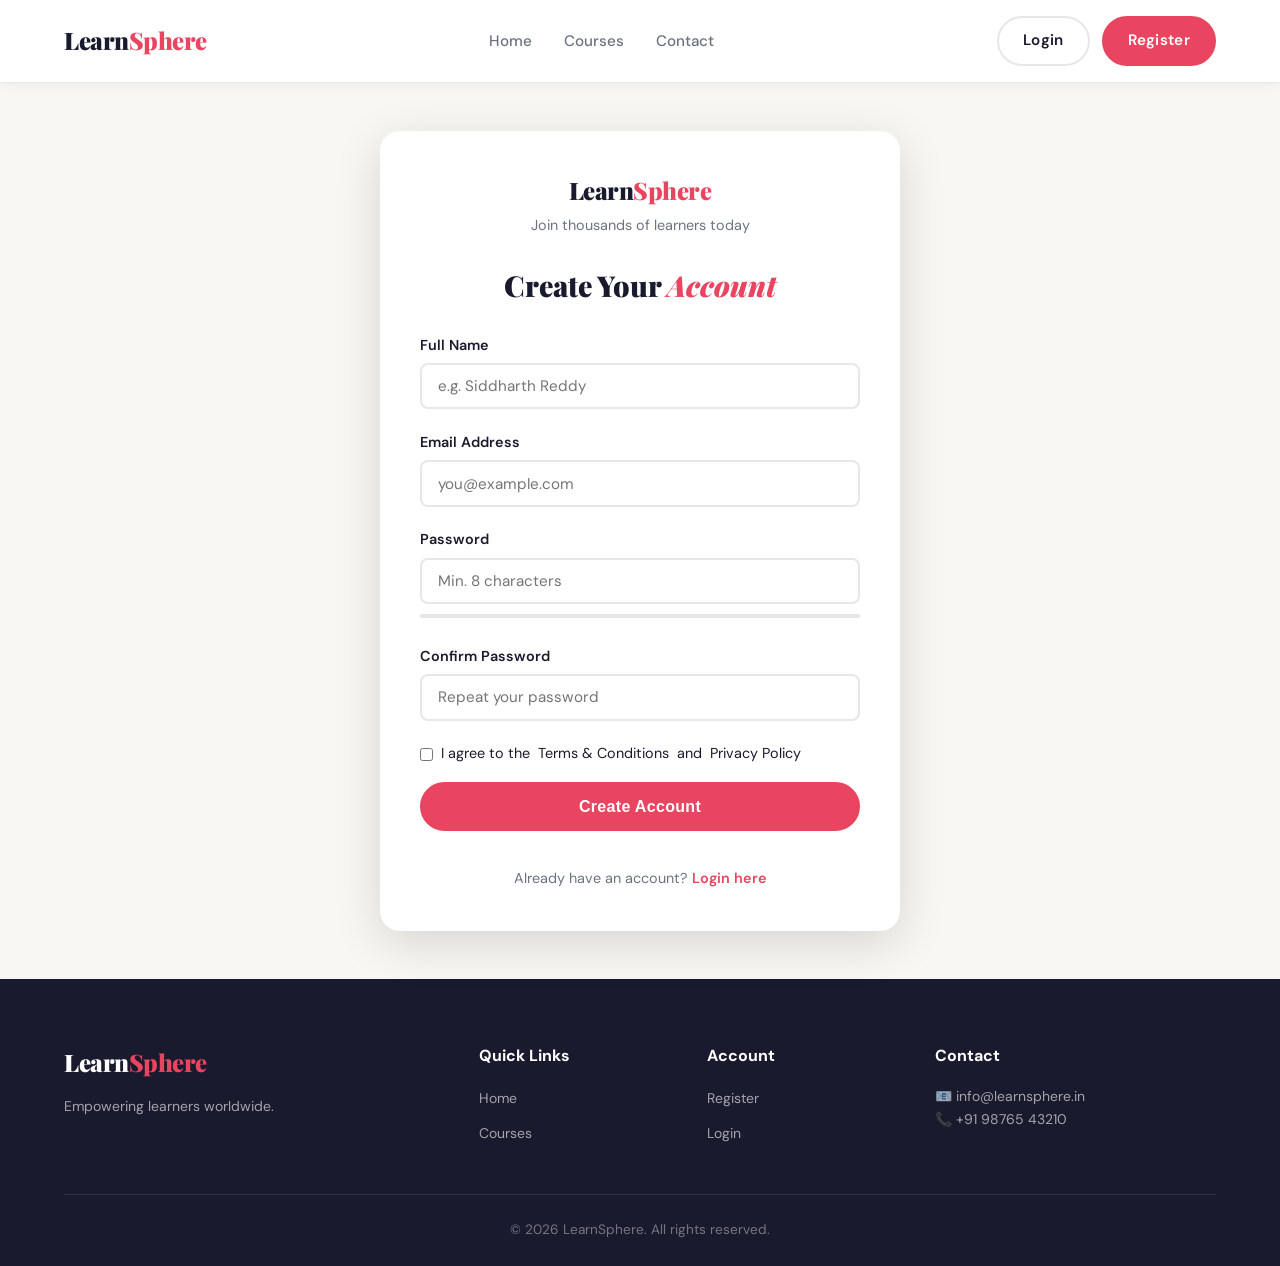
<file: register.html>
<!DOCTYPE html>
<html lang="en">
<head>
  <meta charset="UTF-8" />
  <meta name="viewport" content="width=device-width, initial-scale=1.0" />
  <title>Register – LearnSphere</title>
  <link rel="stylesheet" href="css/styles.css" />
  <link href="https://fonts.googleapis.com/css2?family=Playfair+Display:wght@700;900&family=DM+Sans:wght@300;400;500;600&display=swap" rel="stylesheet" />
</head>
<body>

  <nav class="navbar">
    <div class="nav-container">
      <a href="index.html" class="logo">Learn<span>Sphere</span></a>
      <ul class="nav-links">
        <li><a href="index.html">Home</a></li>
        <li><a href="courses.html">Courses</a></li>
        <li><a href="contact.html">Contact</a></li>
      </ul>
      <div class="nav-actions">
        <a href="login.html" class="btn btn-outline">Login</a>
        <a href="register.html" class="btn btn-primary">Register</a>
      </div>
      <button class="hamburger" onclick="toggleMenu()">☰</button>
    </div>
  </nav>

  <section class="auth-section">
    <div class="auth-card">
      <div class="auth-brand">
        <div class="logo">Learn<span>Sphere</span></div>
        <p>Join thousands of learners today</p>
      </div>
      <h2>Create Your <em>Account</em></h2>

      <div id="reg-success" class="alert alert-success" style="display:none;">
        ✅ Registration successful! <a href="login.html">Login now →</a>
      </div>

      <div id="reg-error" class="alert alert-error" style="display:none;"></div>

      <div class="auth-form" id="registerForm">
        <div class="form-group">
          <label for="reg-name">Full Name</label>
          <input type="text" id="reg-name" placeholder="e.g. Siddharth Reddy" />
          <span class="field-error" id="err-name"></span>
        </div>

        <div class="form-group">
          <label for="reg-email">Email Address</label>
          <input type="email" id="reg-email" placeholder="you@example.com" />
          <span class="field-error" id="err-email"></span>
        </div>

        <div class="form-group">
          <label for="reg-password">Password</label>
          <input type="password" id="reg-password" placeholder="Min. 8 characters" />
          <div class="password-strength" id="strength-bar">
            <div id="strength-fill"></div>
          </div>
          <span class="strength-label" id="strength-label"></span>
          <span class="field-error" id="err-password"></span>
        </div>

        <div class="form-group">
          <label for="reg-confirm">Confirm Password</label>
          <input type="password" id="reg-confirm" placeholder="Repeat your password" />
          <span class="field-error" id="err-confirm"></span>
        </div>

        <div class="form-group checkbox-group">
          <label>
            <input type="checkbox" id="reg-terms" />
            I agree to the <a href="#">Terms &amp; Conditions</a> and <a href="#">Privacy Policy</a>
          </label>
          <span class="field-error" id="err-terms"></span>
        </div>

        <button type="button" class="btn btn-primary btn-lg" style="width:100%;" onclick="validateRegister()">
          Create Account
        </button>

        <p class="auth-switch">Already have an account? <a href="login.html">Login here</a></p>
      </div>
    </div>
  </section>

  <footer class="footer">
    <div class="container">
      <div class="footer-grid">
        <div><div class="logo">Learn<span>Sphere</span></div><p>Empowering learners worldwide.</p></div>
        <div><h4>Quick Links</h4><ul><li><a href="index.html">Home</a></li><li><a href="courses.html">Courses</a></li></ul></div>
        <div><h4>Account</h4><ul><li><a href="register.html">Register</a></li><li><a href="login.html">Login</a></li></ul></div>
        <div><h4>Contact</h4><p>📧 info@learnsphere.in</p><p>📞 +91 98765 43210</p></div>
      </div>
      <div class="footer-bottom"><p>© 2026 LearnSphere. All rights reserved.</p></div>
    </div>
  </footer>

  <script>
    function toggleMenu() {
      document.querySelector('.nav-links').classList.toggle('open');
      document.querySelector('.nav-actions').classList.toggle('open');
    }

    // Live password strength
    document.getElementById('reg-password').addEventListener('input', function () {
      const val = this.value;
      const fill = document.getElementById('strength-fill');
      const label = document.getElementById('strength-label');
      let strength = 0;
      if (val.length >= 8) strength++;
      if (/[A-Z]/.test(val)) strength++;
      if (/[0-9]/.test(val)) strength++;
      if (/[^A-Za-z0-9]/.test(val)) strength++;

      const levels = ['', 'Weak', 'Fair', 'Good', 'Strong'];
      const colors = ['', '#e74c3c', '#f39c12', '#3498db', '#27ae60'];
      const widths = ['0%', '25%', '50%', '75%', '100%'];

      fill.style.width = widths[strength];
      fill.style.background = colors[strength];
      label.textContent = strength > 0 ? levels[strength] : '';
      label.style.color = colors[strength];
    });

    function clearErrors() {
      document.querySelectorAll('.field-error').forEach(e => e.textContent = '');
      document.querySelectorAll('input').forEach(i => i.classList.remove('input-error'));
    }

    function showError(id, msg) {
      document.getElementById(id).textContent = msg;
      const inputId = id.replace('err-', 'reg-');
      const input = document.getElementById(inputId);
      if (input) input.classList.add('input-error');
    }

    function validateRegister() {
      clearErrors();
      document.getElementById('reg-success').style.display = 'none';
      document.getElementById('reg-error').style.display = 'none';

      const name = document.getElementById('reg-name').value.trim();
      const email = document.getElementById('reg-email').value.trim();
      const password = document.getElementById('reg-password').value;
      const confirm = document.getElementById('reg-confirm').value;
      const terms = document.getElementById('reg-terms').checked;

      let valid = true;

      if (!name || name.length < 2) {
        showError('err-name', 'Please enter your full name (at least 2 characters).');
        valid = false;
      }

      const emailRegex = /^[^\s@]+@[^\s@]+\.[^\s@]+$/;
      if (!email || !emailRegex.test(email)) {
        showError('err-email', 'Please enter a valid email address.');
        valid = false;
      }

      if (!password || password.length < 8) {
        showError('err-password', 'Password must be at least 8 characters long.');
        valid = false;
      } else if (!/[A-Z]/.test(password)) {
        showError('err-password', 'Password must contain at least one uppercase letter.');
        valid = false;
      } else if (!/[0-9]/.test(password)) {
        showError('err-password', 'Password must contain at least one number.');
        valid = false;
      }

      if (!confirm) {
        showError('err-confirm', 'Please confirm your password.');
        valid = false;
      } else if (password !== confirm) {
        showError('err-confirm', 'Passwords do not match.');
        valid = false;
      }

      if (!terms) {
        showError('err-terms', 'You must agree to the Terms & Conditions to proceed.');
        valid = false;
      }

      if (valid) {
        document.getElementById('reg-success').style.display = 'block';
        document.getElementById('registerForm').reset();
        document.getElementById('strength-fill').style.width = '0%';
        document.getElementById('strength-label').textContent = '';
      }
    }
  </script>
</body>
</html>
</file>
<file: css/styles.css>
/* ================================================
   LearnSphere – External Stylesheet (styles.css)
   Web Programming Assignment 1, 2025-26
   ================================================ */

/* ---- CSS VARIABLES ---- */
:root {
  --primary: #1a1a2e;
  --accent: #e94560;
  --accent-2: #f5a623;
  --light: #f9f7f4;
  --white: #ffffff;
  --gray: #6b7280;
  --gray-light: #f3f4f6;
  --border: #e5e7eb;
  --font-display: 'Playfair Display', Georgia, serif;
  --font-body: 'DM Sans', sans-serif;
  --radius: 12px;
  --shadow: 0 4px 24px rgba(0,0,0,0.08);
  --shadow-lg: 0 12px 48px rgba(0,0,0,0.14);
  --transition: 0.25s ease;
}

/* ---- RESET & BASE ---- */
*, *::before, *::after { box-sizing: border-box; margin: 0; padding: 0; }
html { scroll-behavior: smooth; }
body {
  font-family: var(--font-body);
  font-size: 16px;
  color: var(--primary);
  background: var(--white);
  line-height: 1.65;
}
a { color: inherit; text-decoration: none; transition: color var(--transition); }
ul { list-style: none; }
img { max-width: 100%; display: block; }
em { font-style: italic; color: var(--accent); }
input, textarea, select {
  font-family: var(--font-body);
  font-size: 1rem;
}

/* ---- CONTAINER ---- */
.container { max-width: 1200px; margin: 0 auto; padding: 0 1.5rem; }

/* ---- BUTTONS ---- */
.btn {
  display: inline-block;
  padding: 0.65rem 1.5rem;
  border-radius: 50px;
  font-weight: 600;
  font-size: 0.95rem;
  cursor: pointer;
  border: 2px solid transparent;
  transition: all var(--transition);
  letter-spacing: 0.02em;
}
.btn-primary {
  background: var(--accent);
  color: var(--white);
  border-color: var(--accent);
}
.btn-primary:hover { background: #c73652; border-color: #c73652; transform: translateY(-2px); box-shadow: 0 6px 20px rgba(233,69,96,0.35); }
.btn-outline {
  background: transparent;
  color: var(--primary);
  border-color: var(--border);
}
.btn-outline:hover { border-color: var(--accent); color: var(--accent); }
.btn-ghost {
  background: rgba(255,255,255,0.15);
  color: var(--white);
  border-color: rgba(255,255,255,0.4);
  backdrop-filter: blur(6px);
}
.btn-ghost:hover { background: rgba(255,255,255,0.25); }
.btn-lg { padding: 0.85rem 2rem; font-size: 1rem; }
.btn-sm { padding: 0.45rem 1rem; font-size: 0.85rem; }

/* ---- NAVBAR ---- */
.navbar {
  position: sticky;
  top: 0;
  z-index: 100;
  background: rgba(255,255,255,0.96);
  backdrop-filter: blur(12px);
  border-bottom: 1px solid var(--border);
  box-shadow: 0 2px 12px rgba(0,0,0,0.05);
}
.nav-container {
  display: grid;
  grid-template-columns: auto 1fr auto;
  align-items: center;
  gap: 2rem;
  max-width: 1200px;
  margin: 0 auto;
  padding: 1rem 1.5rem;
}
.logo {
  font-family: var(--font-display);
  font-size: 1.5rem;
  font-weight: 900;
  color: var(--primary);
  letter-spacing: -0.02em;
}
.logo span { color: var(--accent); }
.nav-links {
  display: flex;
  gap: 2rem;
  justify-content: center;
}
.nav-links a {
  font-weight: 500;
  font-size: 0.95rem;
  color: var(--gray);
  position: relative;
}
.nav-links a::after {
  content: '';
  position: absolute;
  bottom: -4px;
  left: 0;
  width: 0;
  height: 2px;
  background: var(--accent);
  transition: width var(--transition);
}
.nav-links a:hover, .nav-links a.active { color: var(--primary); }
.nav-links a:hover::after, .nav-links a.active::after { width: 100%; }
.nav-actions { display: flex; gap: 0.75rem; align-items: center; }
.hamburger { display: none; background: none; border: none; font-size: 1.5rem; cursor: pointer; }

/* ---- HERO ---- */
.hero {
  min-height: 90vh;
  background: linear-gradient(135deg, #1a1a2e 0%, #16213e 50%, #0f3460 100%);
  display: grid;
  grid-template-columns: 1fr 1fr;
  align-items: center;
  gap: 3rem;
  padding: 5rem 1.5rem;
  max-width: 100%;
  position: relative;
  overflow: hidden;
}
.hero::before {
  content: '';
  position: absolute;
  top: -50%;
  right: -10%;
  width: 600px;
  height: 600px;
  background: radial-gradient(circle, rgba(233,69,96,0.15) 0%, transparent 70%);
  pointer-events: none;
}
.hero-content { max-width: 580px; margin: 0 auto; padding: 0 1.5rem; }
.hero-tag {
  display: inline-block;
  color: var(--accent-2);
  font-size: 0.9rem;
  font-weight: 600;
  letter-spacing: 0.1em;
  text-transform: uppercase;
  margin-bottom: 1rem;
}
.hero-title {
  font-family: var(--font-display);
  font-size: clamp(2.5rem, 5vw, 3.8rem);
  font-weight: 900;
  color: var(--white);
  line-height: 1.15;
  margin-bottom: 1.5rem;
}
.hero-title em { color: var(--accent); font-style: italic; }
.hero-subtitle { color: rgba(255,255,255,0.75); font-size: 1.1rem; margin-bottom: 2rem; max-width: 480px; }
.hero-cta { display: flex; gap: 1rem; flex-wrap: wrap; margin-bottom: 3rem; }
.hero-stats { display: flex; gap: 2.5rem; }
.stat { display: flex; flex-direction: column; }
.stat strong { color: var(--white); font-size: 1.5rem; font-weight: 700; }
.stat span { color: rgba(255,255,255,0.6); font-size: 0.85rem; }
.hero-visual { display: flex; align-items: center; justify-content: center; position: relative; padding: 2rem; }
.hero-card {
  background: rgba(255,255,255,0.08);
  border: 1px solid rgba(255,255,255,0.15);
  backdrop-filter: blur(20px);
  border-radius: 20px;
  padding: 2rem;
  color: var(--white);
  max-width: 300px;
  animation: float 6s ease-in-out infinite;
}
.hc-badge {
  display: inline-block;
  background: var(--accent);
  color: white;
  font-size: 0.75rem;
  font-weight: 700;
  padding: 0.25rem 0.75rem;
  border-radius: 50px;
  margin-bottom: 1rem;
}
.hero-card h3 { font-family: var(--font-display); font-size: 1.3rem; margin-bottom: 0.5rem; }
.hero-card p { color: rgba(255,255,255,0.7); font-size: 0.9rem; margin-bottom: 1rem; }
.hc-stars { color: var(--accent-2); margin-bottom: 1.25rem; }
.hc-stars span { color: rgba(255,255,255,0.8); font-size: 0.85rem; }
.floating-tag {
  position: absolute;
  background: var(--white);
  border-radius: 50px;
  padding: 0.5rem 1rem;
  font-size: 0.8rem;
  font-weight: 600;
  box-shadow: var(--shadow-lg);
  animation: float2 4s ease-in-out infinite;
}
.t1 { top: 10%; left: -5%; animation-delay: -2s; }
.t2 { bottom: 15%; right: -5%; }

@keyframes float {
  0%, 100% { transform: translateY(0px); }
  50% { transform: translateY(-15px); }
}
@keyframes float2 {
  0%, 100% { transform: translateY(0px) rotate(-2deg); }
  50% { transform: translateY(-10px) rotate(2deg); }
}

/* ---- SECTION TITLES ---- */
.section-title {
  font-family: var(--font-display);
  font-size: clamp(1.8rem, 3.5vw, 2.5rem);
  font-weight: 900;
  margin-bottom: 2rem;
}
.section-header {
  display: flex;
  align-items: center;
  justify-content: space-between;
  margin-bottom: 2rem;
}
.link-arrow { color: var(--accent); font-weight: 600; font-size: 0.95rem; }
.link-arrow:hover { text-decoration: underline; }

/* ---- FEATURES ---- */
.features { padding: 6rem 0; background: var(--light); }
.features-grid {
  display: grid;
  grid-template-columns: repeat(auto-fit, minmax(220px, 1fr));
  gap: 1.5rem;
}
.feature-card {
  background: var(--white);
  border-radius: var(--radius);
  padding: 2rem;
  text-align: center;
  box-shadow: var(--shadow);
  transition: transform var(--transition), box-shadow var(--transition);
}
.feature-card:hover { transform: translateY(-6px); box-shadow: var(--shadow-lg); }
.feature-icon { font-size: 2.5rem; margin-bottom: 1rem; }
.feature-card h3 { font-size: 1.1rem; margin-bottom: 0.5rem; font-weight: 700; }
.feature-card p { color: var(--gray); font-size: 0.9rem; }

/* ---- COURSE CARDS ---- */
.popular-courses { padding: 6rem 0; }
.courses-page { padding: 3rem 0 6rem; }
.courses-grid {
  display: grid;
  grid-template-columns: repeat(auto-fill, minmax(300px, 1fr));
  gap: 1.5rem;
}
.course-card {
  background: var(--white);
  border: 1px solid var(--border);
  border-radius: var(--radius);
  overflow: hidden;
  display: flex;
  flex-direction: column;
  transition: transform var(--transition), box-shadow var(--transition);
}
.course-card:hover { transform: translateY(-5px); box-shadow: var(--shadow-lg); }
.course-thumb {
  height: 160px;
  width: 100%;
}
.web   { background: linear-gradient(135deg, #667eea 0%, #764ba2 100%); }
.data  { background: linear-gradient(135deg, #f093fb 0%, #f5576c 100%); }
.ui    { background: linear-gradient(135deg, #4facfe 0%, #00f2fe 100%); }
.react { background: linear-gradient(135deg, #43e97b 0%, #38f9d7 100%); }
.ai    { background: linear-gradient(135deg, #fa709a 0%, #fee140 100%); }
.biz   { background: linear-gradient(135deg, #a18cd1 0%, #fbc2eb 100%); }
.java  { background: linear-gradient(135deg, #ffecd2 0%, #fcb69f 100%); }
.gfx   { background: linear-gradient(135deg, #a1c4fd 0%, #c2e9fb 100%); }
.course-body { padding: 1.25rem; flex: 1; display: flex; flex-direction: column; gap: 0.5rem; }
.course-category {
  font-size: 0.75rem;
  font-weight: 700;
  text-transform: uppercase;
  letter-spacing: 0.08em;
  color: var(--accent);
}
.course-body h3 { font-size: 1.05rem; font-weight: 700; line-height: 1.35; }
.instructor { color: var(--gray); font-size: 0.875rem; }
.course-desc { color: var(--gray); font-size: 0.875rem; flex: 1; }
.course-meta {
  display: flex;
  align-items: center;
  gap: 0.75rem;
  flex-wrap: wrap;
  margin-top: auto;
  padding-top: 0.75rem;
  border-top: 1px solid var(--border);
}
.rating { color: #f59e0b; font-weight: 600; font-size: 0.875rem; }
.reviews { color: var(--gray); font-size: 0.8rem; }
.price { font-weight: 800; font-size: 1rem; color: var(--primary); margin-left: auto; }

/* ---- PAGE HERO ---- */
.page-hero {
  background: linear-gradient(135deg, #1a1a2e, #16213e);
  padding: 5rem 1.5rem;
  text-align: center;
}
.page-hero h1 {
  font-family: var(--font-display);
  font-size: clamp(2rem, 5vw, 3rem);
  color: var(--white);
  margin-bottom: 0.75rem;
}
.page-hero p { color: rgba(255,255,255,0.75); font-size: 1.05rem; max-width: 600px; margin: 0 auto 2rem; }

/* ---- FILTER BAR ---- */
.filter-bar { display: flex; gap: 0.75rem; justify-content: center; flex-wrap: wrap; }
.filter-btn {
  padding: 0.45rem 1.25rem;
  border-radius: 50px;
  border: 2px solid rgba(255,255,255,0.3);
  background: transparent;
  color: rgba(255,255,255,0.8);
  font-weight: 600;
  font-size: 0.875rem;
  cursor: pointer;
  transition: all var(--transition);
}
.filter-btn:hover, .filter-btn.active {
  background: var(--accent);
  border-color: var(--accent);
  color: white;
}

/* ---- TESTIMONIALS ---- */
.testimonial-section { padding: 6rem 0; background: var(--light); }
.testimonials {
  display: grid;
  grid-template-columns: repeat(auto-fit, minmax(280px, 1fr));
  gap: 1.5rem;
}
.testimonial-card {
  background: var(--white);
  border-radius: var(--radius);
  padding: 2rem;
  box-shadow: var(--shadow);
  position: relative;
}
.testimonial-card::before {
  content: '"';
  font-family: var(--font-display);
  font-size: 5rem;
  color: var(--accent);
  opacity: 0.15;
  position: absolute;
  top: -10px;
  left: 20px;
  line-height: 1;
}
.testimonial-card p { font-size: 0.95rem; color: var(--primary); font-style: italic; margin-bottom: 1rem; }
.t-author { font-weight: 700; color: var(--gray); font-size: 0.875rem; }

/* ---- COURSE DETAIL ---- */
.course-detail-hero { padding: 4rem 0; background: var(--light); }
.breadcrumb { font-size: 0.85rem; color: var(--gray); margin-bottom: 1rem; }
.breadcrumb a { color: var(--accent); }
.cd-layout { display: grid; grid-template-columns: 1fr 340px; gap: 3rem; align-items: start; }
.cd-main h1 { font-family: var(--font-display); font-size: clamp(1.8rem, 4vw, 2.8rem); font-weight: 900; margin: 0.5rem 0; }
.cd-tagline { color: var(--gray); margin: 0.75rem 0 1rem; font-size: 1rem; }
.cd-meta-row { display: flex; flex-wrap: wrap; gap: 1rem; align-items: center; color: var(--gray); font-size: 0.875rem; }
.cd-meta-row .rating { color: #f59e0b; font-weight: 700; }
.price-box { text-align: center; }
.cd-price { font-size: 2rem; font-weight: 900; color: var(--primary); }
.cd-original { color: var(--gray); text-decoration: line-through; font-size: 1rem; }
.cd-discount { color: #27ae60; font-weight: 700; font-size: 0.9rem; }
.cd-guarantee { color: var(--gray); font-size: 0.8rem; }

.course-detail-body { padding: 4rem 0; }
.cd-content-layout { display: grid; grid-template-columns: 1fr 300px; gap: 3rem; align-items: start; }
.cd-section { margin-bottom: 3rem; }
.cd-section h2 { font-family: var(--font-display); font-size: 1.6rem; margin-bottom: 1rem; }
.cd-section p { color: var(--gray); margin-bottom: 0.75rem; line-height: 1.7; }

.instructor-card { display: flex; gap: 1.5rem; align-items: flex-start; }
.instructor-avatar {
  width: 72px; height: 72px;
  background: linear-gradient(135deg, var(--accent), #764ba2);
  border-radius: 50%;
  display: flex; align-items: center; justify-content: center;
  color: white; font-weight: 700; font-size: 1.2rem; flex-shrink: 0;
}
.instructor-title { color: var(--gray); font-size: 0.875rem; margin-bottom: 0.5rem; }
.instructor-stats { display: flex; gap: 1rem; flex-wrap: wrap; margin-top: 0.75rem; font-size: 0.85rem; color: var(--gray); }

.curriculum { border: 1px solid var(--border); border-radius: var(--radius); overflow: hidden; }
.curr-module { border-bottom: 1px solid var(--border); }
.curr-module:last-child { border-bottom: none; }
.curr-header {
  display: flex; justify-content: space-between;
  padding: 1rem 1.25rem;
  font-weight: 600;
  cursor: pointer;
  background: var(--gray-light);
  transition: background var(--transition);
}
.curr-header:hover { background: var(--border); }
.curr-lessons { display: none; padding: 0.5rem 0; }
.curr-lessons.open { display: block; }
.curr-lessons li {
  padding: 0.6rem 1.5rem;
  font-size: 0.9rem;
  color: var(--gray);
  border-bottom: 1px solid var(--border);
  transition: background var(--transition);
}
.curr-lessons li:last-child { border-bottom: none; }
.curr-lessons li:hover { background: var(--gray-light); color: var(--primary); }

.info-box {
  background: var(--gray-light);
  border-radius: var(--radius);
  padding: 1.5rem;
  margin-bottom: 1.5rem;
}
.info-box h3 { font-size: 1rem; margin-bottom: 1rem; font-weight: 700; }
.info-box ul { display: flex; flex-direction: column; gap: 0.6rem; }
.info-box li { font-size: 0.9rem; color: var(--gray); }
.info-box li strong { color: var(--primary); }

/* ---- AUTH SECTION ---- */
.auth-section {
  min-height: calc(100vh - 80px);
  display: flex;
  align-items: center;
  justify-content: center;
  padding: 3rem 1.5rem;
  background: var(--light);
}
.auth-card {
  background: var(--white);
  border-radius: 20px;
  padding: 2.5rem;
  width: 100%;
  max-width: 520px;
  box-shadow: var(--shadow-lg);
}
.auth-brand { text-align: center; margin-bottom: 1.5rem; }
.auth-brand p { color: var(--gray); font-size: 0.9rem; margin-top: 0.25rem; }
.auth-card h2 { font-family: var(--font-display); font-size: 1.8rem; font-weight: 900; margin-bottom: 1.5rem; text-align: center; }
.auth-switch { text-align: center; margin-top: 1.25rem; font-size: 0.9rem; color: var(--gray); }
.auth-switch a { color: var(--accent); font-weight: 600; }
.forgot-link { color: var(--accent); font-size: 0.875rem; font-weight: 600; }

/* ---- FORMS ---- */
.auth-form { display: flex; flex-direction: column; gap: 1rem; }
.form-group { display: flex; flex-direction: column; gap: 0.35rem; }
.form-row { display: grid; grid-template-columns: 1fr 1fr; gap: 1rem; }
label { font-weight: 600; font-size: 0.9rem; color: var(--primary); }
input[type="text"],
input[type="email"],
input[type="password"],
input[type="tel"],
select,
textarea {
  padding: 0.7rem 1rem;
  border: 2px solid var(--border);
  border-radius: 8px;
  font-size: 0.95rem;
  transition: border-color var(--transition), box-shadow var(--transition);
  background: var(--white);
  color: var(--primary);
  width: 100%;
}
input:focus, select:focus, textarea:focus {
  outline: none;
  border-color: var(--accent);
  box-shadow: 0 0 0 3px rgba(233,69,96,0.12);
}
input.input-error, select.input-error, textarea.input-error {
  border-color: #e74c3c;
  box-shadow: 0 0 0 3px rgba(231,76,60,0.1);
}
.field-error { color: #e74c3c; font-size: 0.8rem; font-weight: 500; }
.checkbox-group { flex-direction: row; align-items: center; gap: 0.5rem; }
.checkbox-group label { font-weight: 400; display: flex; align-items: center; gap: 0.5rem; cursor: pointer; }
.checkbox-group input[type="checkbox"] { width: auto; accent-color: var(--accent); }
textarea { resize: vertical; min-height: 120px; }

/* Password strength */
.password-strength {
  height: 4px;
  background: var(--border);
  border-radius: 2px;
  overflow: hidden;
  margin-top: 0.25rem;
}
#strength-fill { height: 100%; width: 0; transition: width 0.3s, background 0.3s; border-radius: 2px; }
.strength-label { font-size: 0.78rem; font-weight: 600; }

/* ---- ALERTS ---- */
.alert { padding: 0.85rem 1.25rem; border-radius: 8px; font-size: 0.9rem; margin-bottom: 1rem; font-weight: 500; }
.alert-success { background: #d1fae5; color: #065f46; border: 1px solid #6ee7b7; }
.alert-error { background: #fee2e2; color: #991b1b; border: 1px solid #fca5a5; }
.alert a { color: inherit; font-weight: 700; text-decoration: underline; }

/* ---- CONTACT SECTION ---- */
.contact-section { padding: 5rem 0; }
.contact-layout { display: grid; grid-template-columns: 1fr 1fr; gap: 4rem; }
.contact-info h2 { font-family: var(--font-display); font-size: 1.8rem; margin-bottom: 1rem; }
.contact-info > p { color: var(--gray); margin-bottom: 2rem; }
.contact-item { display: flex; gap: 1rem; margin-bottom: 1.5rem; align-items: flex-start; }
.contact-icon { font-size: 1.5rem; flex-shrink: 0; }
.contact-item h4 { font-weight: 700; margin-bottom: 0.35rem; }
.contact-item p { color: var(--gray); font-size: 0.9rem; }
.contact-item a { color: var(--accent); }
.social-links { display: flex; gap: 0.75rem; flex-wrap: wrap; margin-top: 1.5rem; }
.social-btn {
  padding: 0.5rem 1rem;
  border: 2px solid var(--border);
  border-radius: 50px;
  font-size: 0.85rem;
  font-weight: 600;
  transition: all var(--transition);
}
.social-btn:hover { border-color: var(--accent); color: var(--accent); }
.contact-form-wrap h2 { font-family: var(--font-display); font-size: 1.8rem; margin-bottom: 1.5rem; }
.map-placeholder {
  margin-top: 3rem;
  background: var(--gray-light);
  border-radius: var(--radius);
  height: 180px;
  display: flex;
  align-items: center;
  justify-content: center;
  border: 2px dashed var(--border);
}
.map-inner { color: var(--gray); font-size: 1rem; text-align: center; }

/* ---- FOOTER ---- */
.footer { background: var(--primary); color: rgba(255,255,255,0.85); padding: 4rem 0 0; }
.footer-grid {
  display: grid;
  grid-template-columns: 2fr 1fr 1fr 1.5fr;
  gap: 2.5rem;
  padding-bottom: 3rem;
}
.footer-grid .logo { color: var(--white); margin-bottom: 0.75rem; }
.footer-grid > div > p { color: rgba(255,255,255,0.6); font-size: 0.875rem; }
.footer-grid h4 { color: var(--white); margin-bottom: 1rem; font-weight: 700; }
.footer-grid ul { display: flex; flex-direction: column; gap: 0.5rem; }
.footer-grid ul a { color: rgba(255,255,255,0.6); font-size: 0.875rem; transition: color var(--transition); }
.footer-grid ul a:hover { color: var(--accent); }
.footer-bottom {
  border-top: 1px solid rgba(255,255,255,0.1);
  padding: 1.5rem 0;
  text-align: center;
  color: rgba(255,255,255,0.4);
  font-size: 0.85rem;
}

/* ---- RESPONSIVE ---- */
@media (max-width: 1024px) {
  .hero { grid-template-columns: 1fr; text-align: center; }
  .hero-visual { display: none; }
  .hero-cta, .hero-stats { justify-content: center; }
  .cd-layout { grid-template-columns: 1fr; }
  .cd-content-layout { grid-template-columns: 1fr; }
  .footer-grid { grid-template-columns: 1fr 1fr; }
}

@media (max-width: 768px) {
  .nav-links, .nav-actions {
    display: none;
    position: fixed;
    top: 80px;
    left: 0;
    right: 0;
    background: var(--white);
    flex-direction: column;
    padding: 1.5rem;
    box-shadow: var(--shadow-lg);
    z-index: 99;
  }
  .nav-links.open, .nav-actions.open { display: flex; }
  .nav-actions { top: auto; bottom: 0; border-top: 1px solid var(--border); }
  .hamburger { display: block; }
  .nav-container { grid-template-columns: auto auto; }
  .contact-layout { grid-template-columns: 1fr; }
  .form-row { grid-template-columns: 1fr; }
  .footer-grid { grid-template-columns: 1fr; }
  .hero-stats { flex-wrap: wrap; justify-content: center; }
}

@media (max-width: 480px) {
  .auth-card { padding: 1.5rem; }
  .courses-grid { grid-template-columns: 1fr; }
}
</file>
